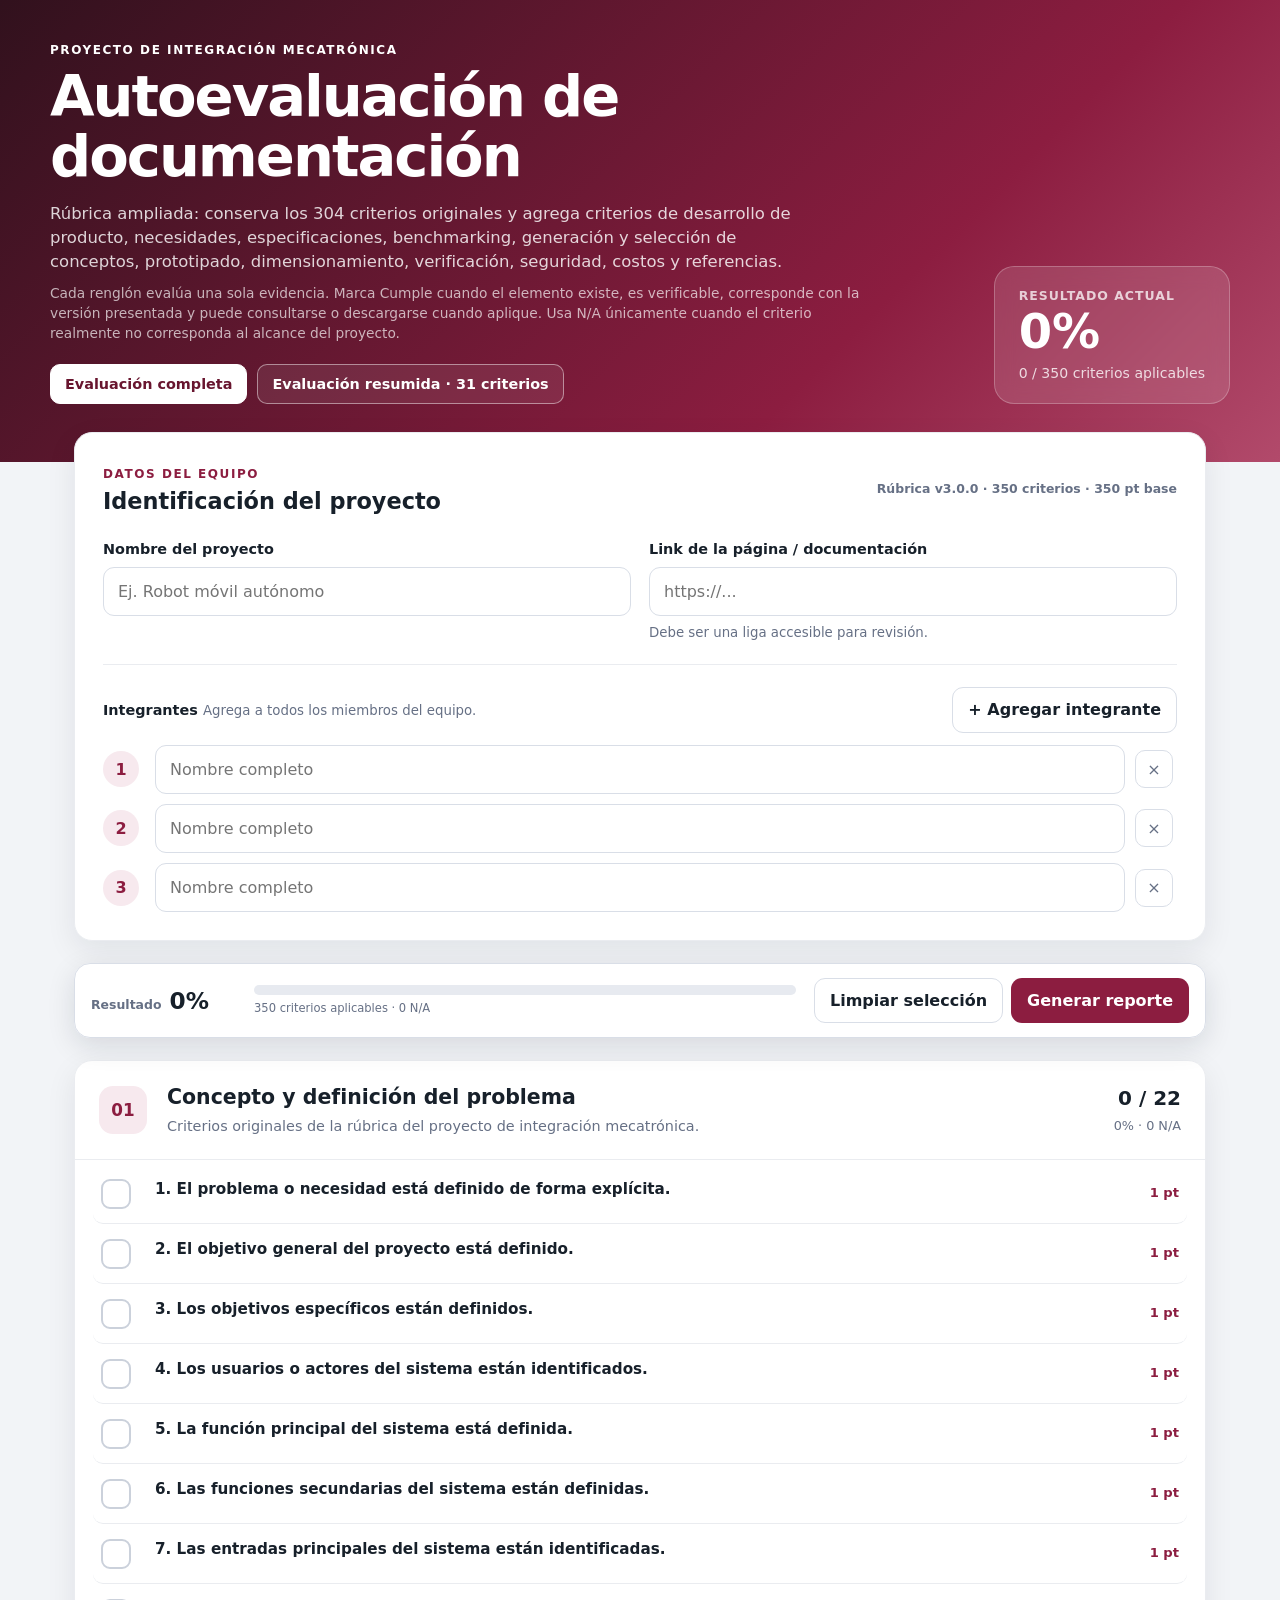
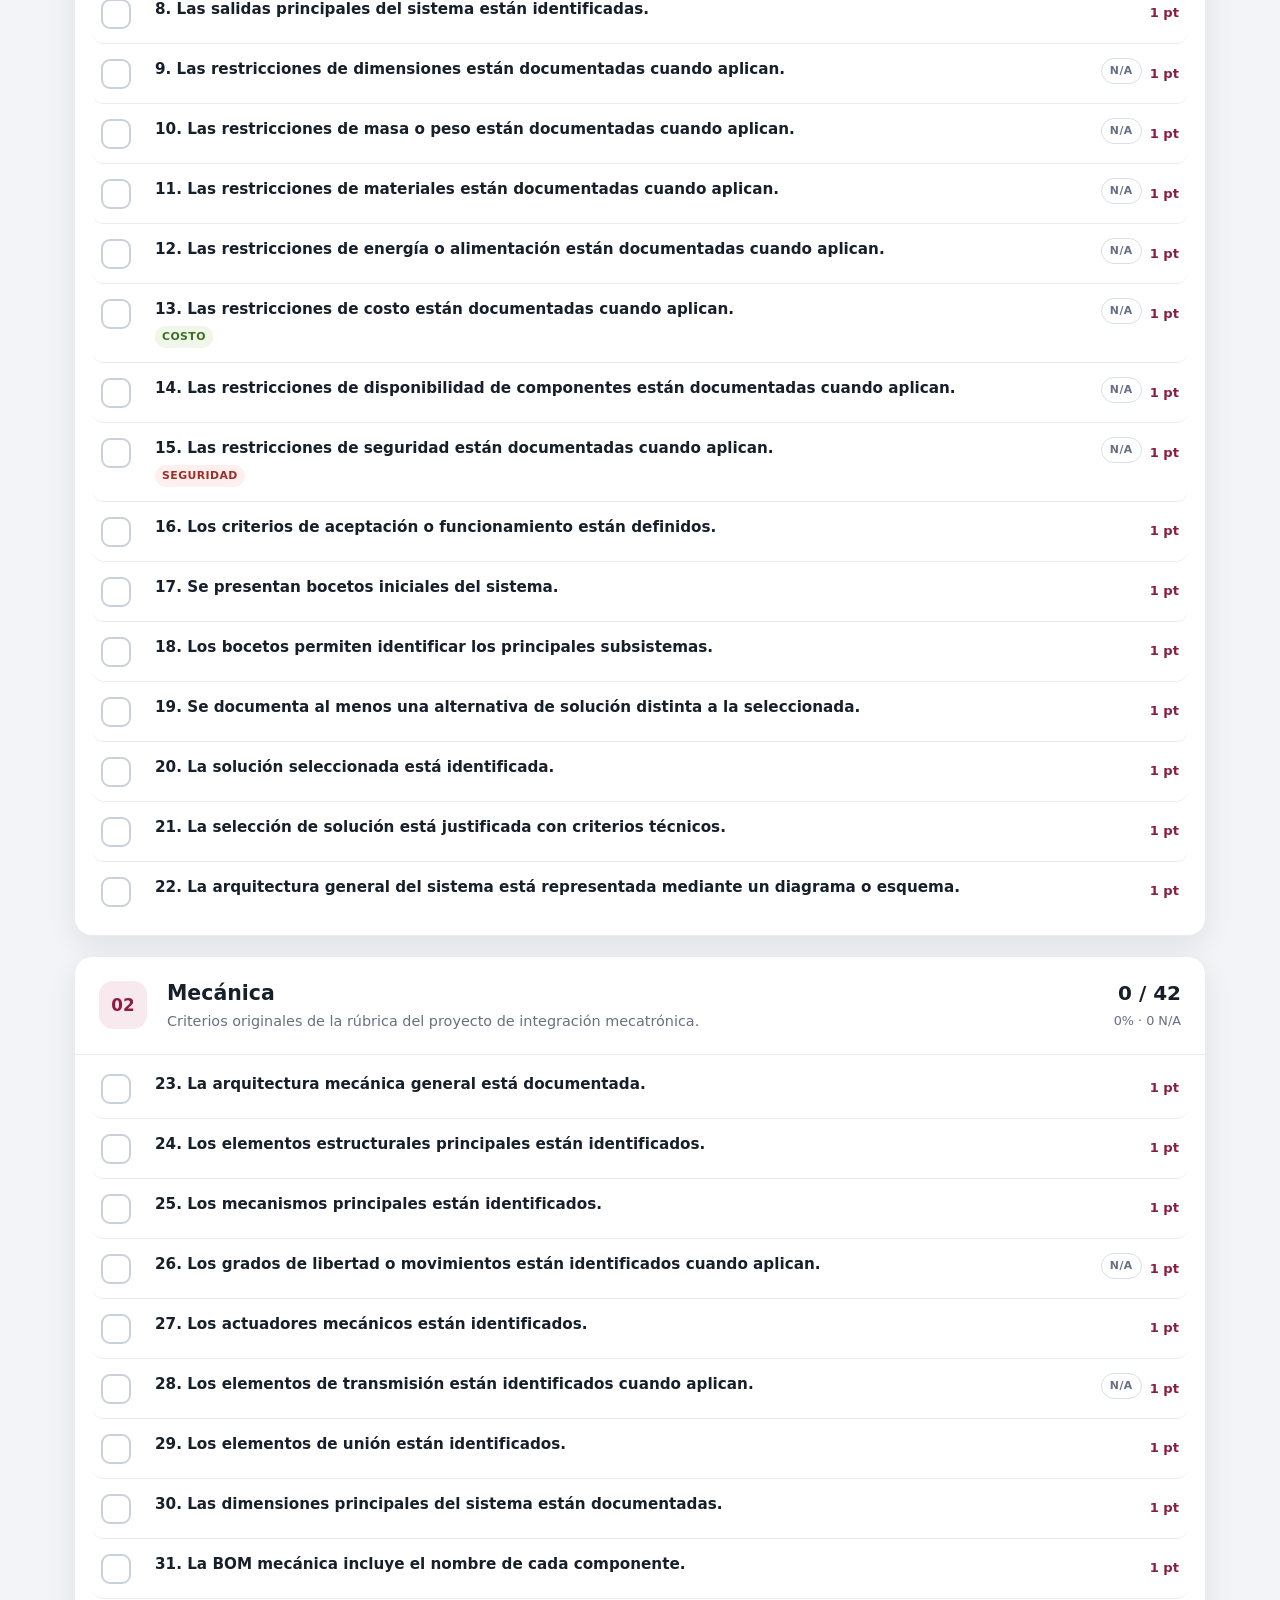
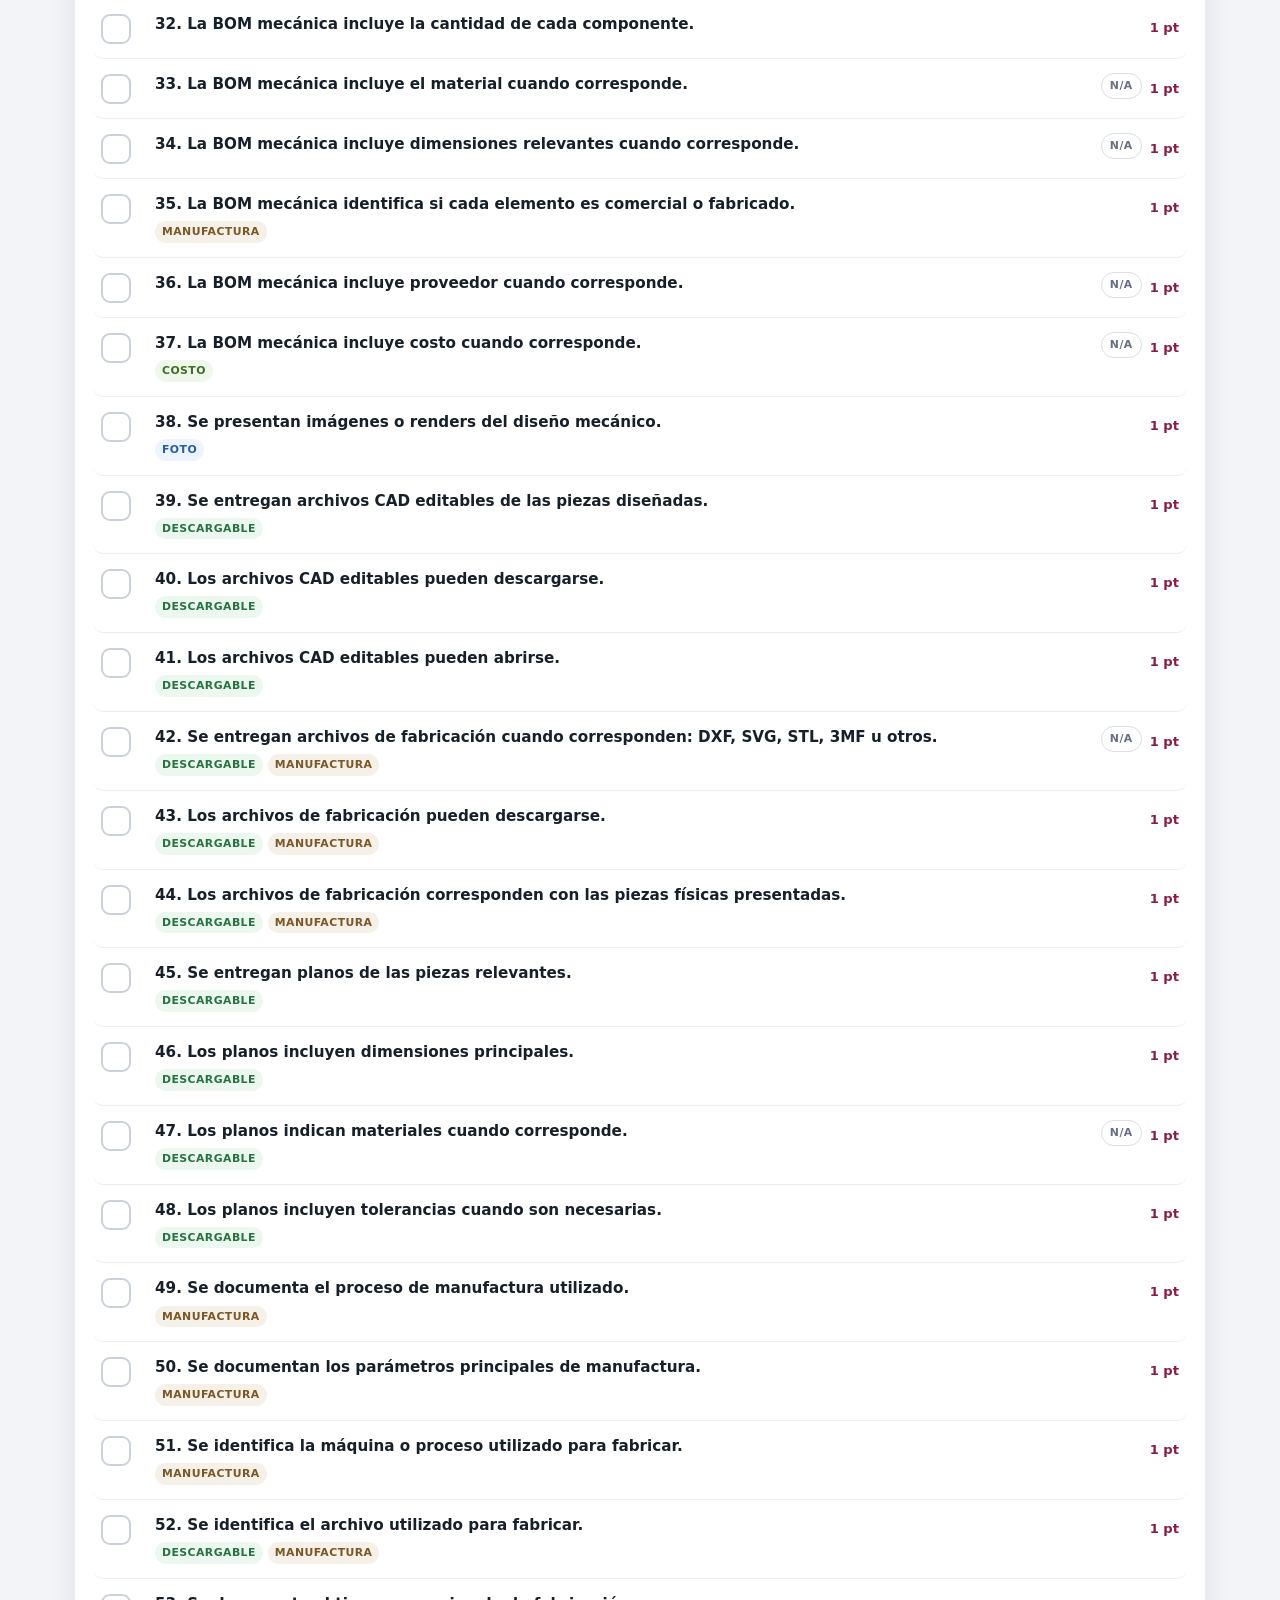
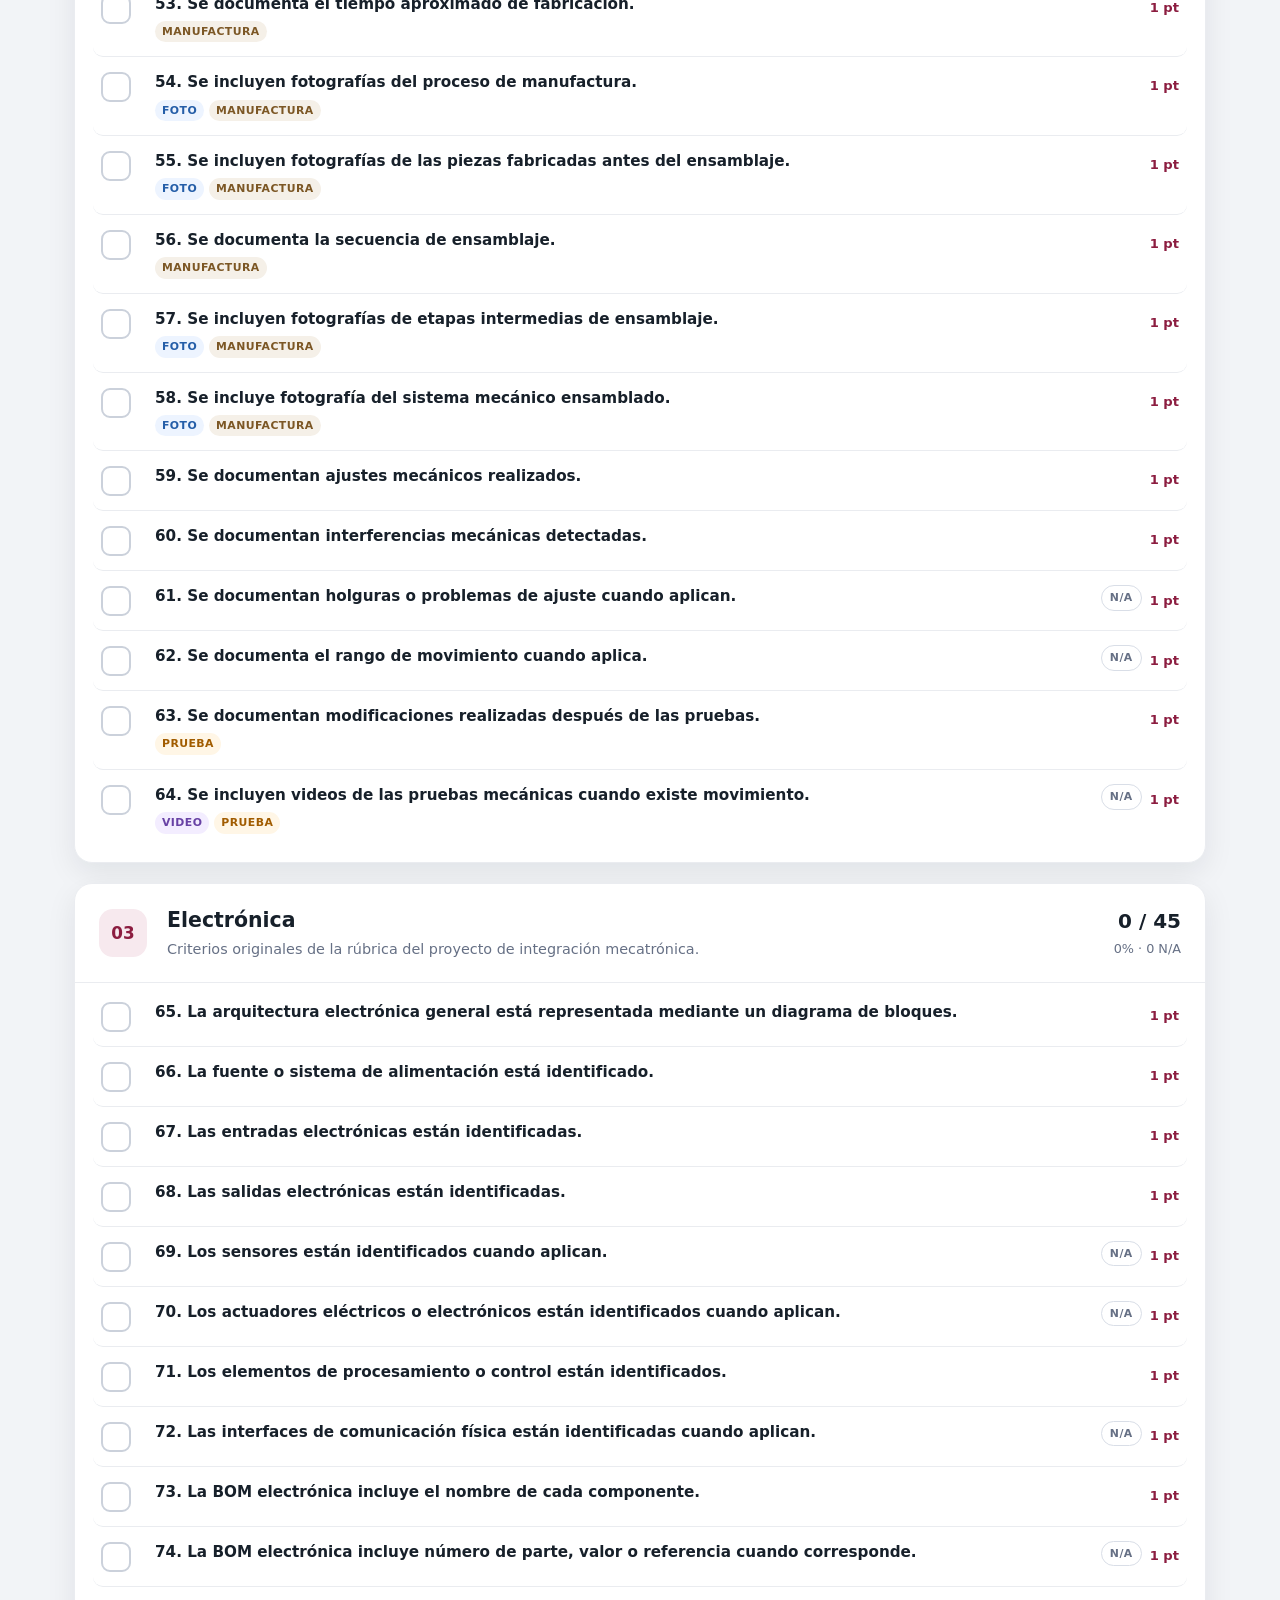
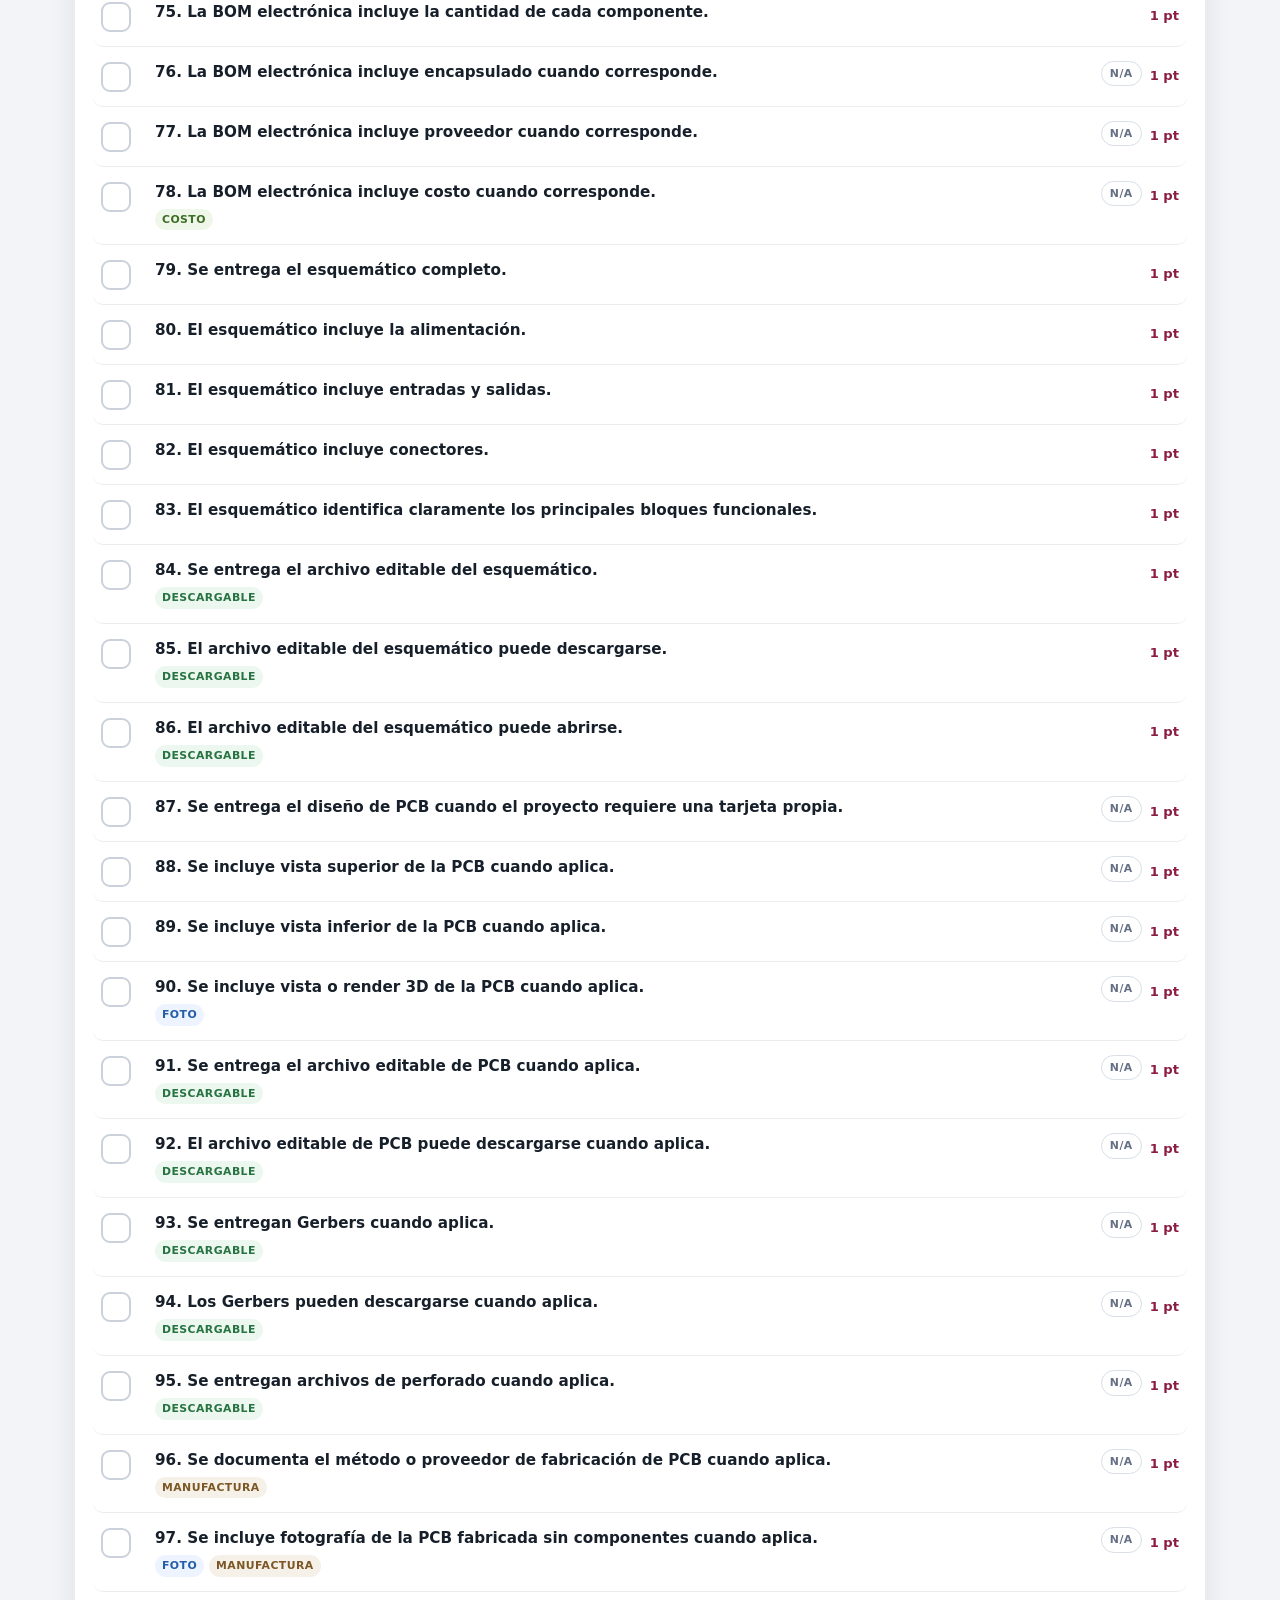
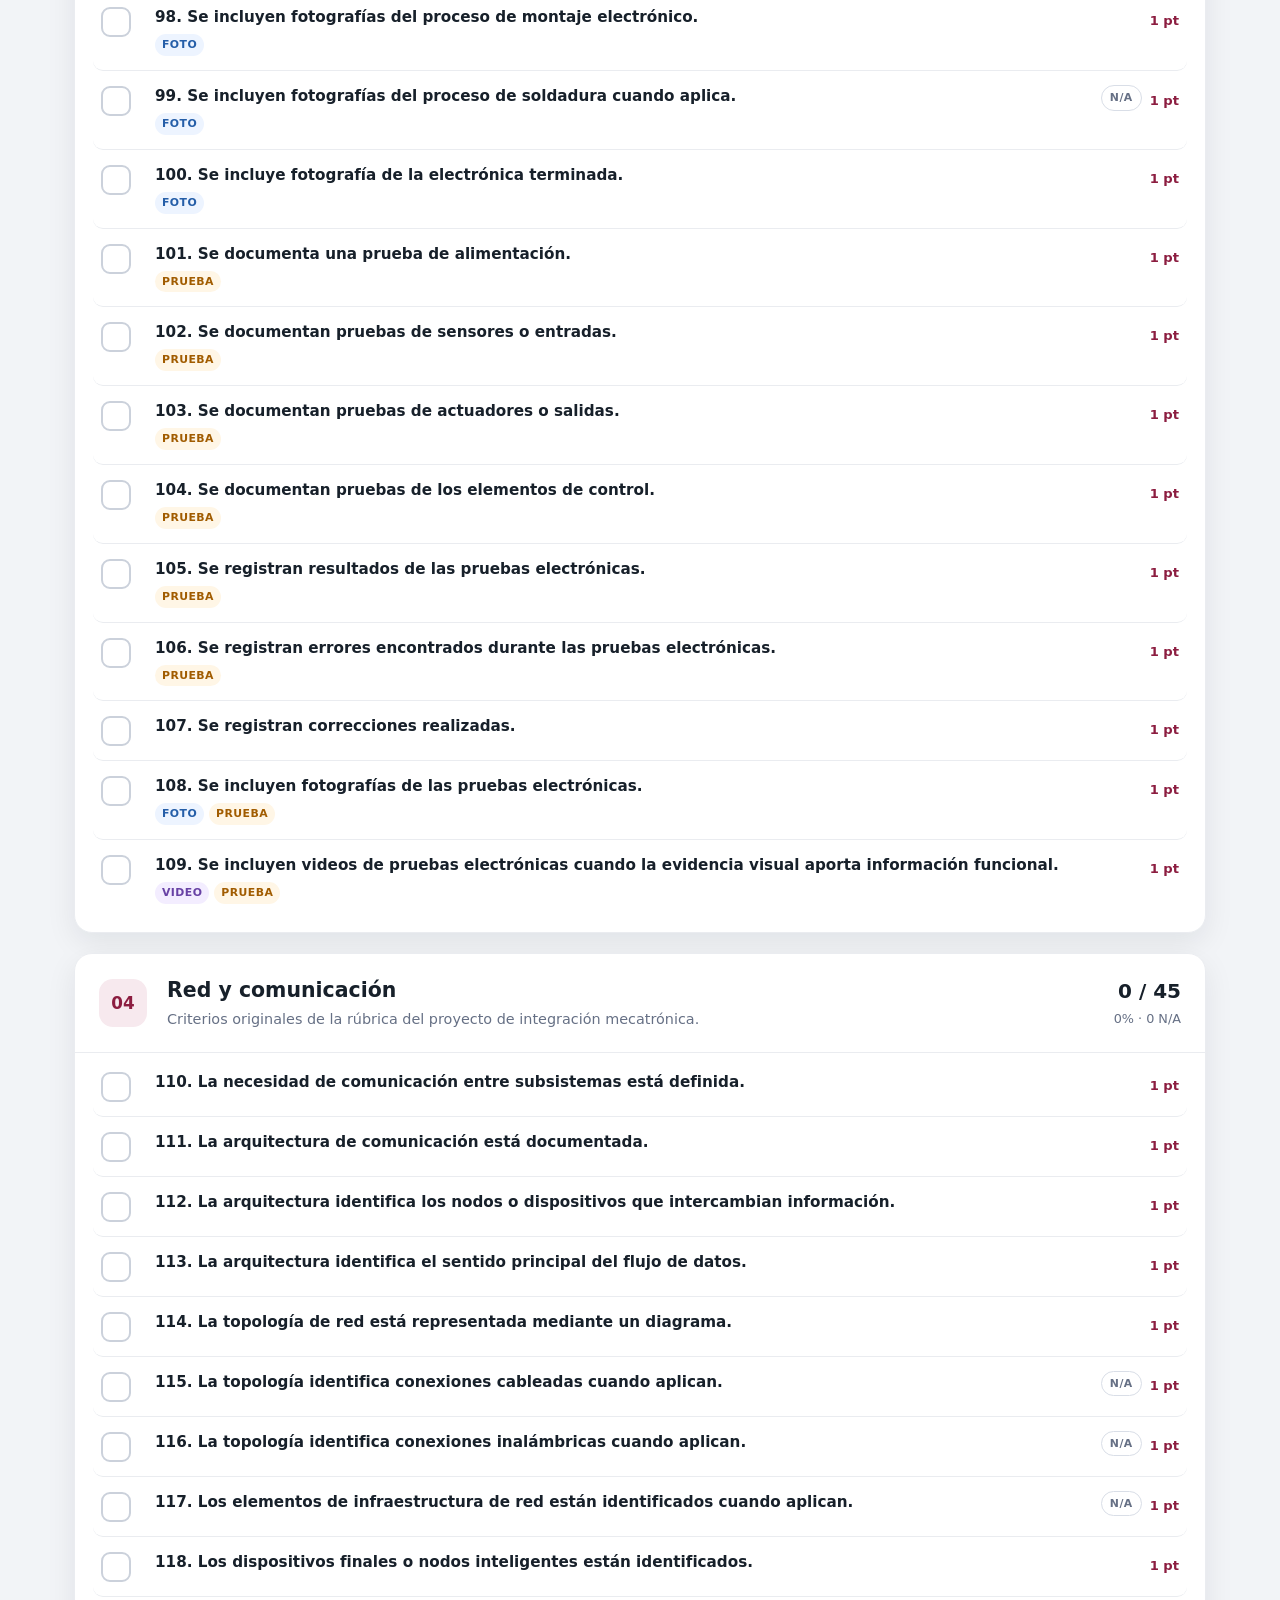
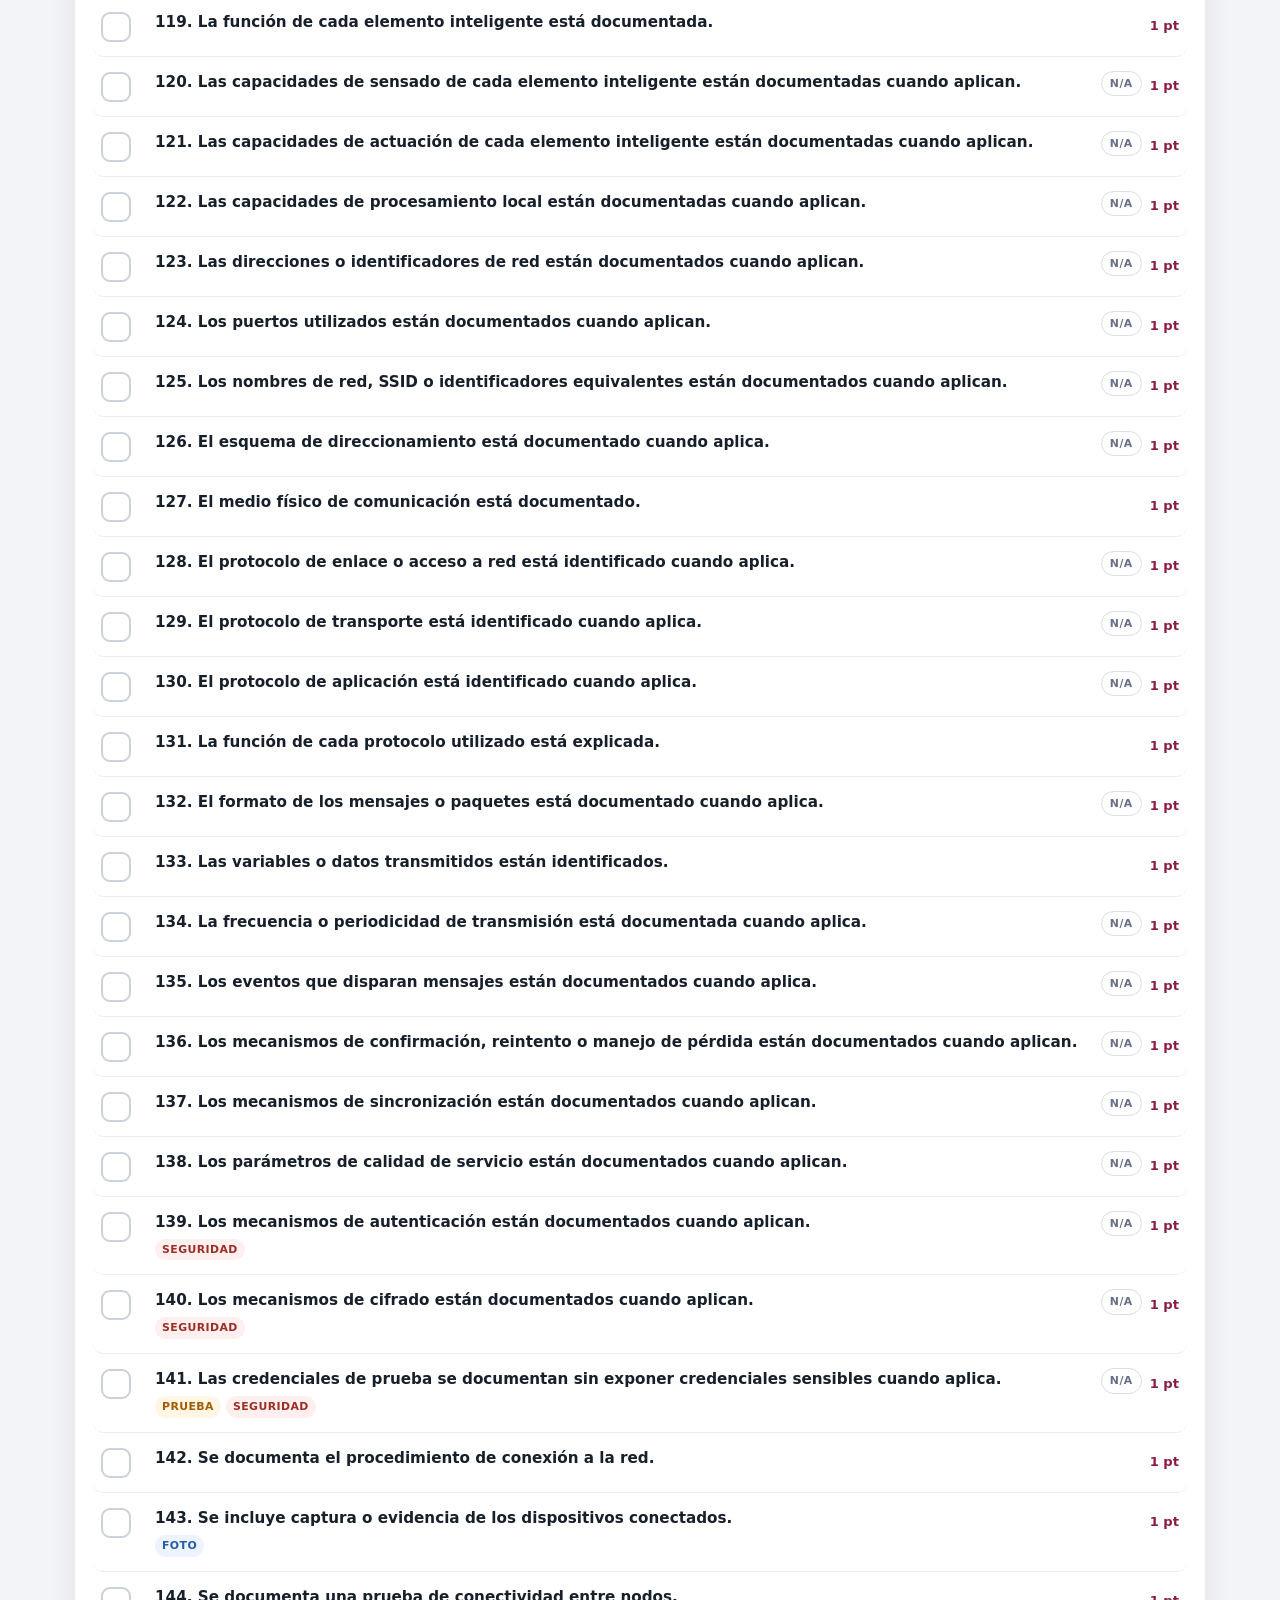
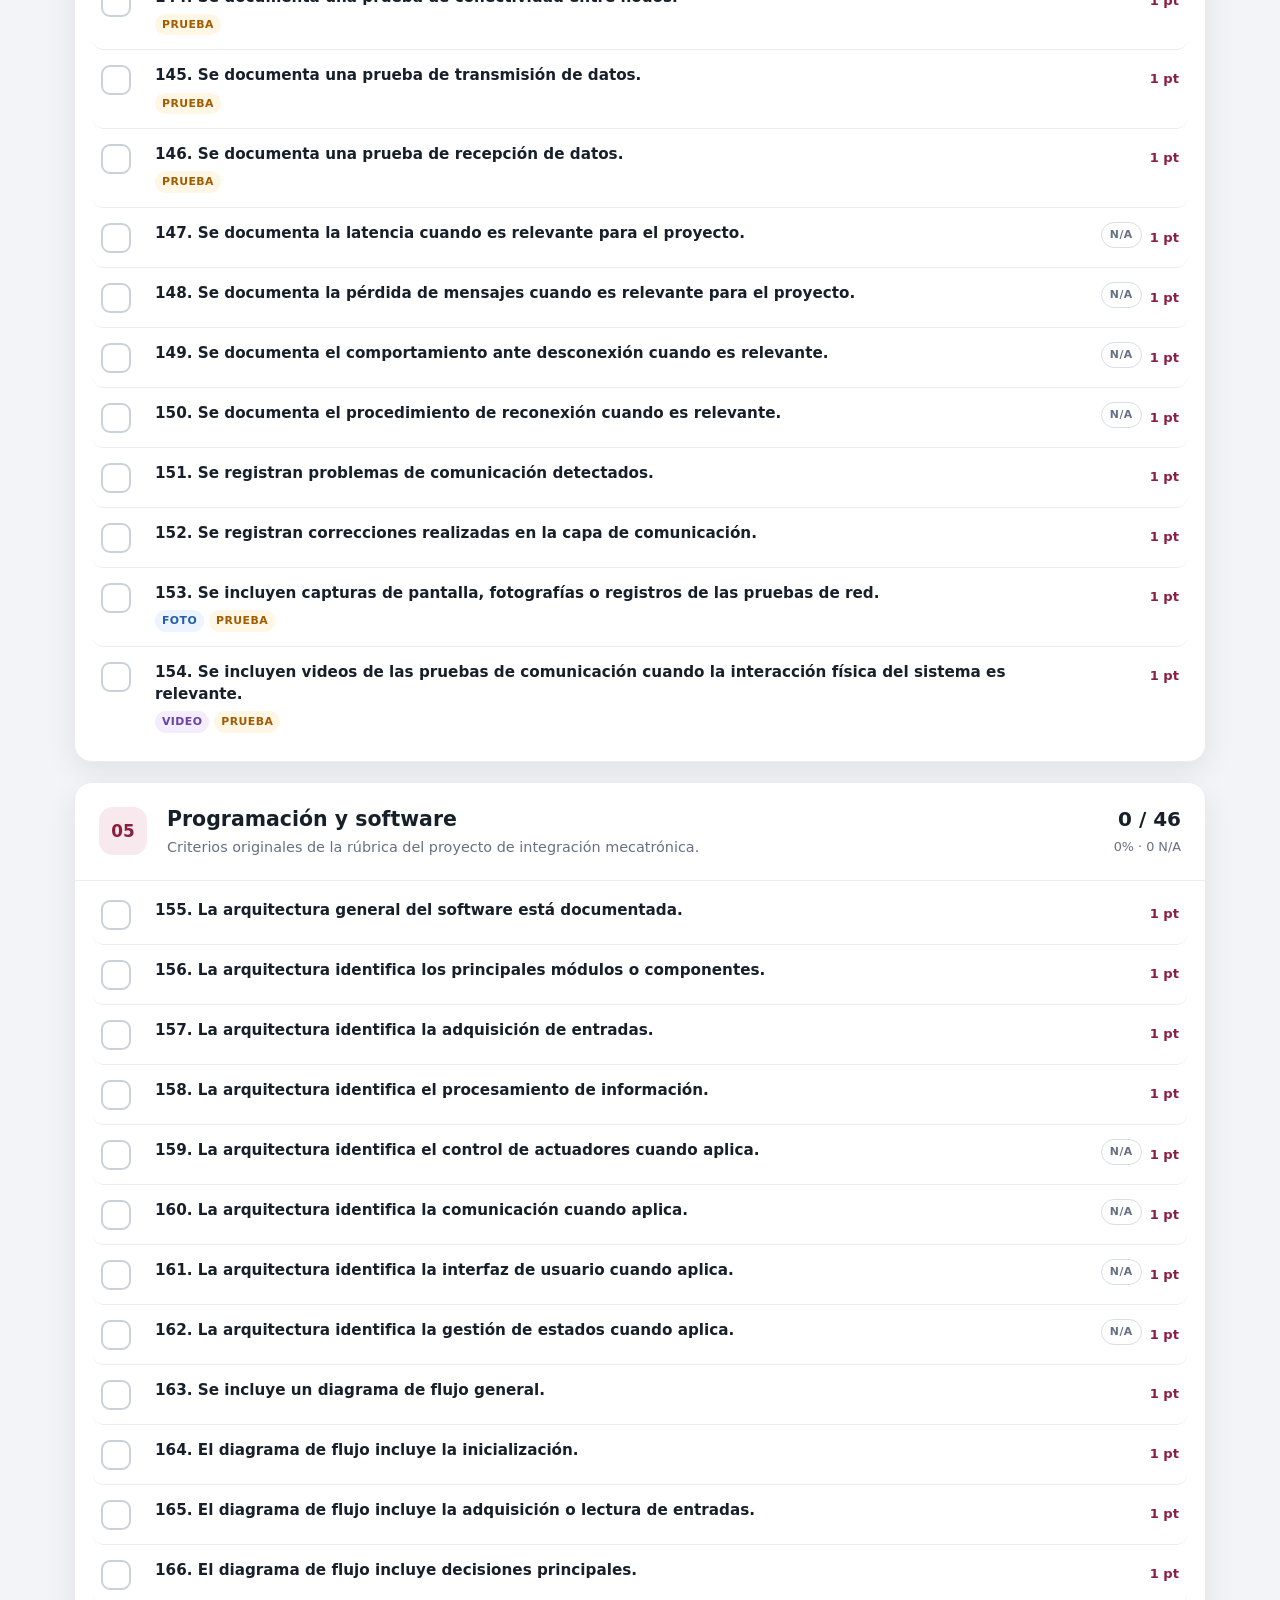
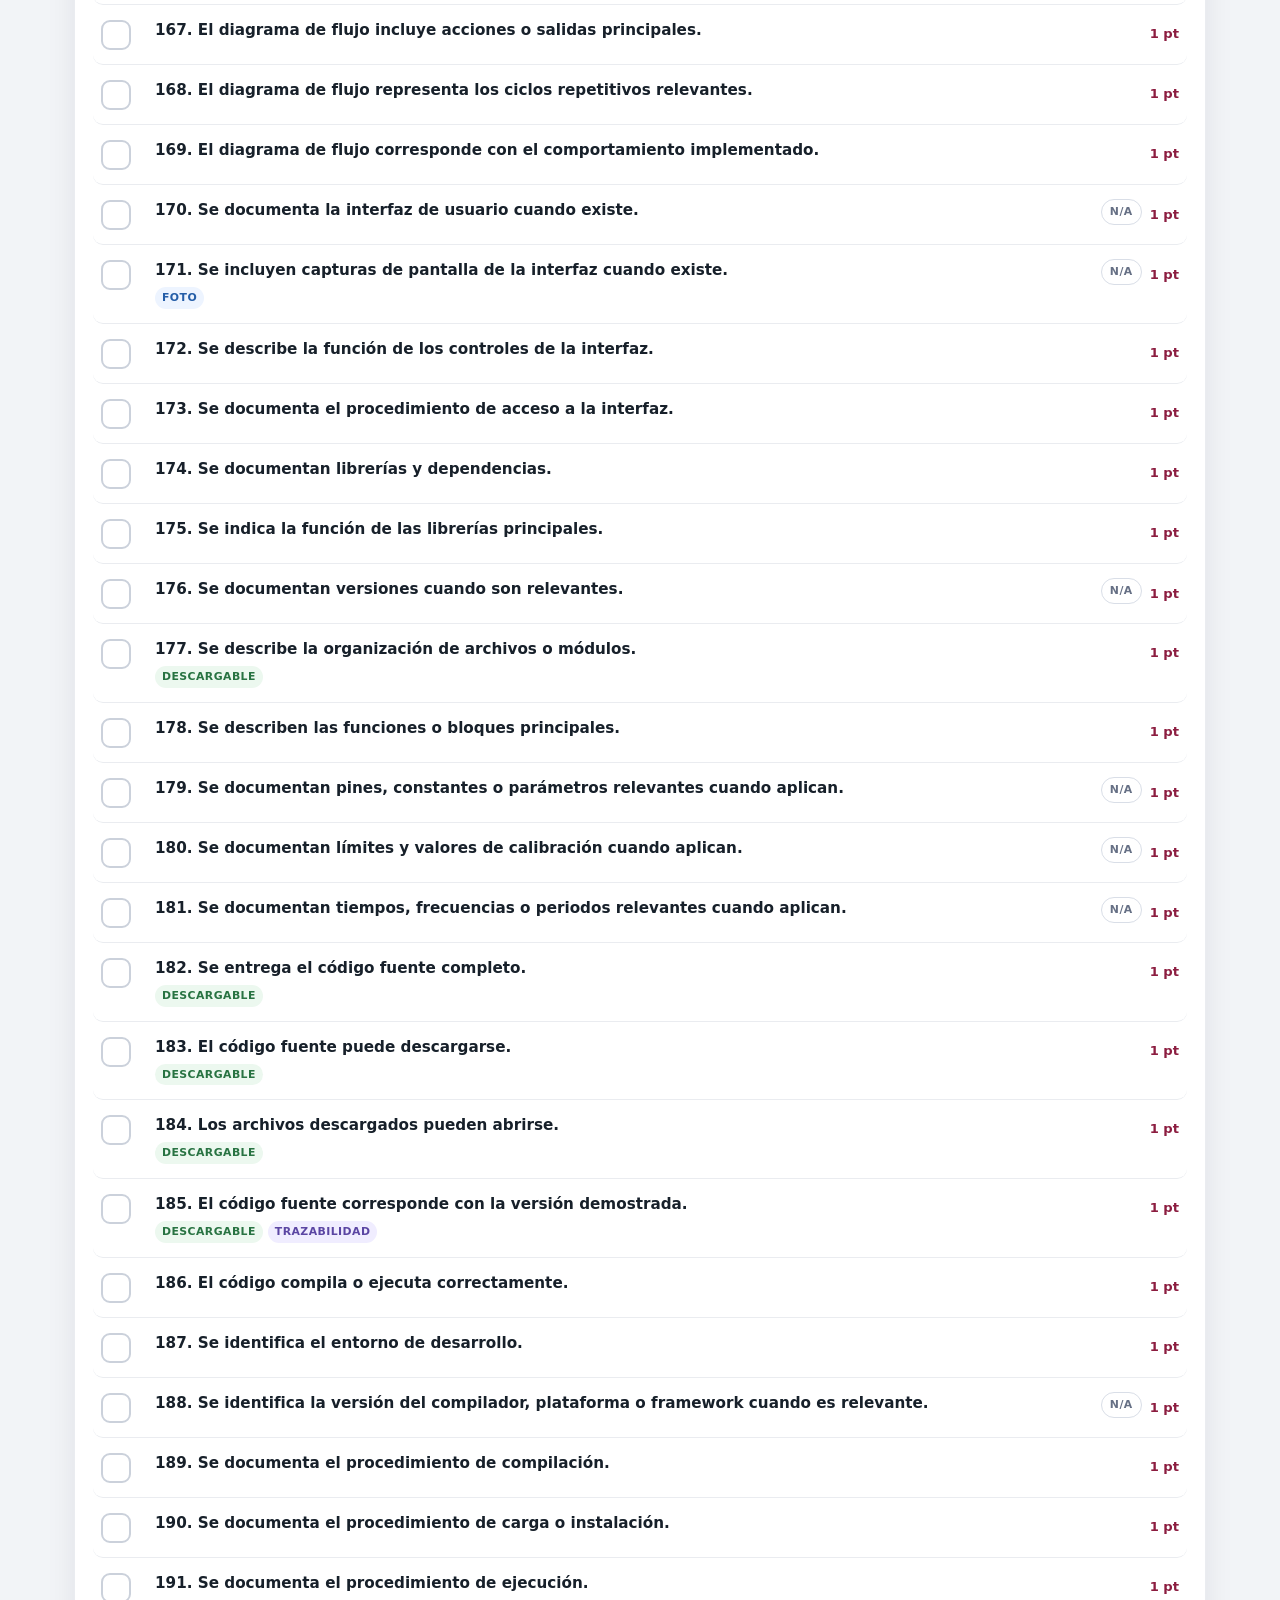
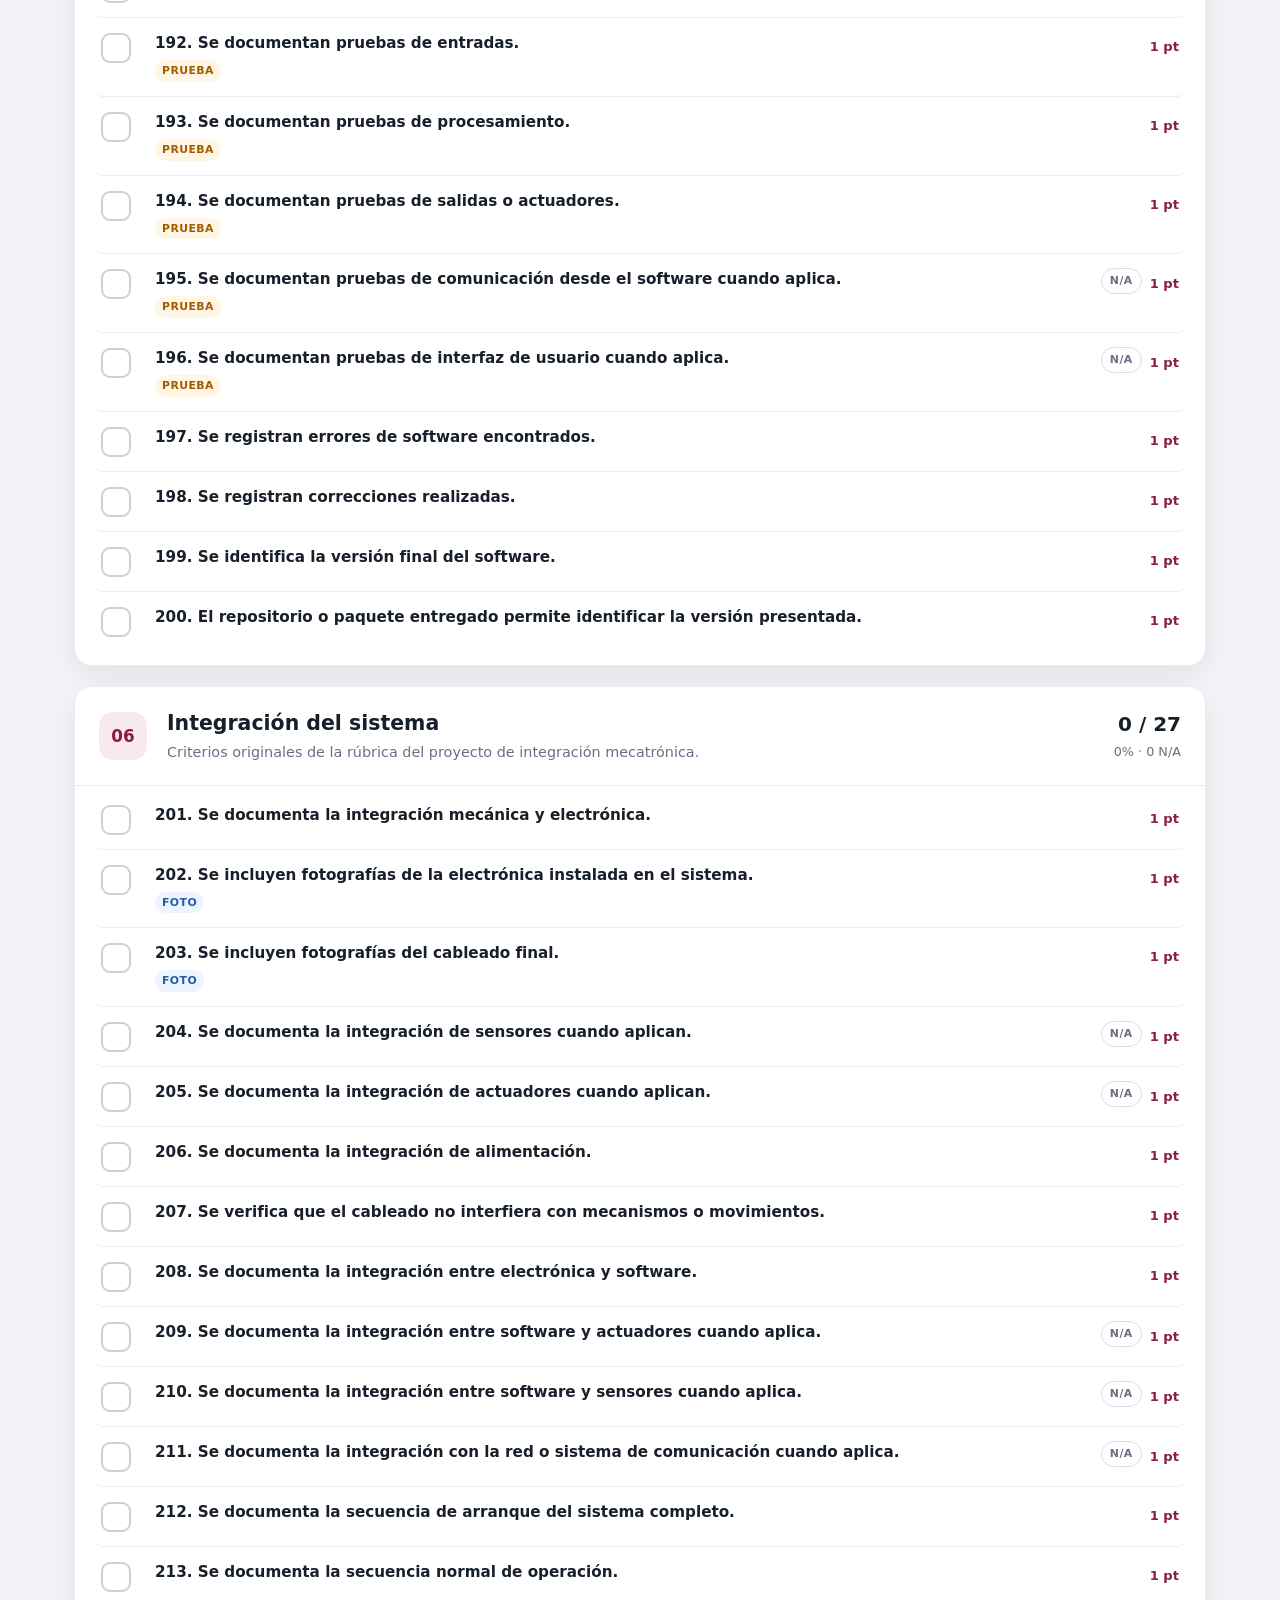
<file: index.html>
<!DOCTYPE html>
<html lang="es">
<head>
  <meta charset="UTF-8" />
  <meta name="viewport" content="width=device-width, initial-scale=1.0" />
  <meta name="description" content="Autoevaluación del proceso de desarrollo de un Proyecto de Integración Mecatrónica" />
  <title>Rúbrica | Proyecto de Integración Mecatrónica</title>
  <link rel="stylesheet" href="styles.css" />
</head>
<body>
  <header class="hero no-print">
    <div class="hero__inner">
      <div>
        <p class="eyebrow" id="rubricShortTitle">PROYECTO DE INTEGRACIÓN MECATRÓNICA</p>
        <h1>Autoevaluación de documentación</h1>
        <p class="hero__text" id="rubricDescription">Cargando rúbrica…</p>
        <p class="hero__hint" id="rubricInstructions"></p>
        <nav class="rubric-nav no-print" aria-label="Versiones de la evaluación">
          <a href="./index.html" aria-current="page">Evaluación completa</a>
          <a href="./evaluacion-resumida.html">Evaluación resumida · 31 criterios</a>
        </nav>
      </div>
      <div class="score-card" aria-live="polite">
        <span class="score-card__label">Resultado actual</span>
        <strong id="scoreTop">0%</strong>
        <span id="scoreCount">0 / 100 criterios aplicables</span>
      </div>
    </div>
  </header>

  <main class="layout">
    <section class="panel project-data no-print" aria-labelledby="datos-title">
      <div class="section-heading">
        <div>
          <span class="section-kicker">DATOS DEL EQUIPO</span>
          <h2 id="datos-title">Identificación del proyecto</h2>
        </div>
        <span id="rubricVersion" class="rubric-version"></span>
      </div>

      <div class="form-grid">
        <label class="field field--wide">
          <span>Nombre del proyecto</span>
          <input id="projectName" type="text" placeholder="Ej. Robot móvil autónomo" autocomplete="off" />
        </label>
        <label class="field field--wide">
          <span>Link de la página / documentación</span>
          <input id="projectUrl" type="url" placeholder="https://..." autocomplete="off" />
          <small id="urlStatus">Debe ser una liga accesible para revisión.</small>
        </label>
      </div>

      <div class="members-block">
        <div class="members-block__head">
          <div>
            <span class="field-label">Integrantes</span>
            <small>Agrega a todos los miembros del equipo.</small>
          </div>
          <button type="button" class="button button--ghost" id="addMember">+ Agregar integrante</button>
        </div>
        <div id="membersList" class="members-list"></div>
      </div>
    </section>

    <section class="sticky-progress no-print" aria-label="Progreso de autoevaluación">
      <div class="sticky-progress__score">
        <span>Resultado</span>
        <strong id="scoreSticky">0%</strong>
      </div>
      <div>
        <div class="progress-track"><div id="progressBar" class="progress-bar"></div></div>
        <small id="applicableCount" class="progress-caption">100 criterios aplicables · 0 N/A</small>
      </div>
      <div class="sticky-progress__actions">
        <button type="button" class="button button--ghost" id="markNone">Limpiar selección</button>
        <button type="button" class="button button--primary" id="generateReport">Generar reporte</button>
      </div>
    </section>

    <section id="loadingMessage" class="panel loading-panel no-print">Cargando <code>rubric.json</code>…</section>
    <section class="rubric" id="rubric" aria-label="Rúbrica de autoevaluación"></section>

    <section class="panel declaration no-print">
      <label class="declaration__row">
        <input id="declaration" type="checkbox" />
        <span>Confirmamos que las evidencias marcadas como cumplidas están disponibles en la liga indicada y corresponden con la versión presentada del proyecto.</span>
      </label>
    </section>

    <section class="actions no-print">
      <button type="button" class="button button--ghost" id="resetAll">Reiniciar autoevaluación</button>
      <button type="button" class="button button--primary button--large" id="generateReportBottom">Generar reporte e imprimir</button>
    </section>
  </main>

  <section class="report" id="report" aria-hidden="true">
    <div class="report__toolbar no-print">
      <button class="button button--ghost" id="backToRubric" type="button">← Volver a la rúbrica</button>
      <button class="button button--primary" id="printReport" type="button">Imprimir / Guardar PDF</button>
    </div>
    <article class="report__page">
      <header class="report__header">
        <div>
          <p class="eyebrow">AUTOEVALUACIÓN · PROYECTO DE INTEGRACIÓN</p>
          <h1>Reporte de evidencias</h1>
          <p id="reportDate" class="muted"></p>
        </div>
        <div class="report-score">
          <span>CALIFICACIÓN</span>
          <strong id="reportScore">0%</strong>
          <small id="reportCount">0 / 100 aplicables</small>
        </div>
      </header>

      <section class="report-meta">
        <div><span>Proyecto</span><strong id="reportProject">—</strong></div>
        <div><span>Integrantes</span><strong id="reportMembers">—</strong></div>
        <div><span>Versión de rúbrica</span><strong id="reportRubricVersion">—</strong></div>
        <div class="report-meta__url"><span>Página</span><a id="reportUrl" href="#">—</a></div>
      </section>

      <section>
        <h2>Resumen por temática</h2>
        <div id="reportSummary" class="summary-grid"></div>
      </section>

      <section>
        <h2>Detalle de evidencias</h2>
        <div id="reportDetails" class="report-details"></div>
      </section>

      <section class="report-note">
        <strong>Declaración de autoevaluación</strong>
        <p id="reportDeclaration"></p>
      </section>

      <footer class="report__footer">
        <span id="reportFooterText">Puntuación normalizada sobre criterios aplicables.</span>
        <span>Página <span class="page-number"></span></span>
      </footer>
    </article>
  </section>

  <script src="app.js"></script>
</body>
</html>
</file>
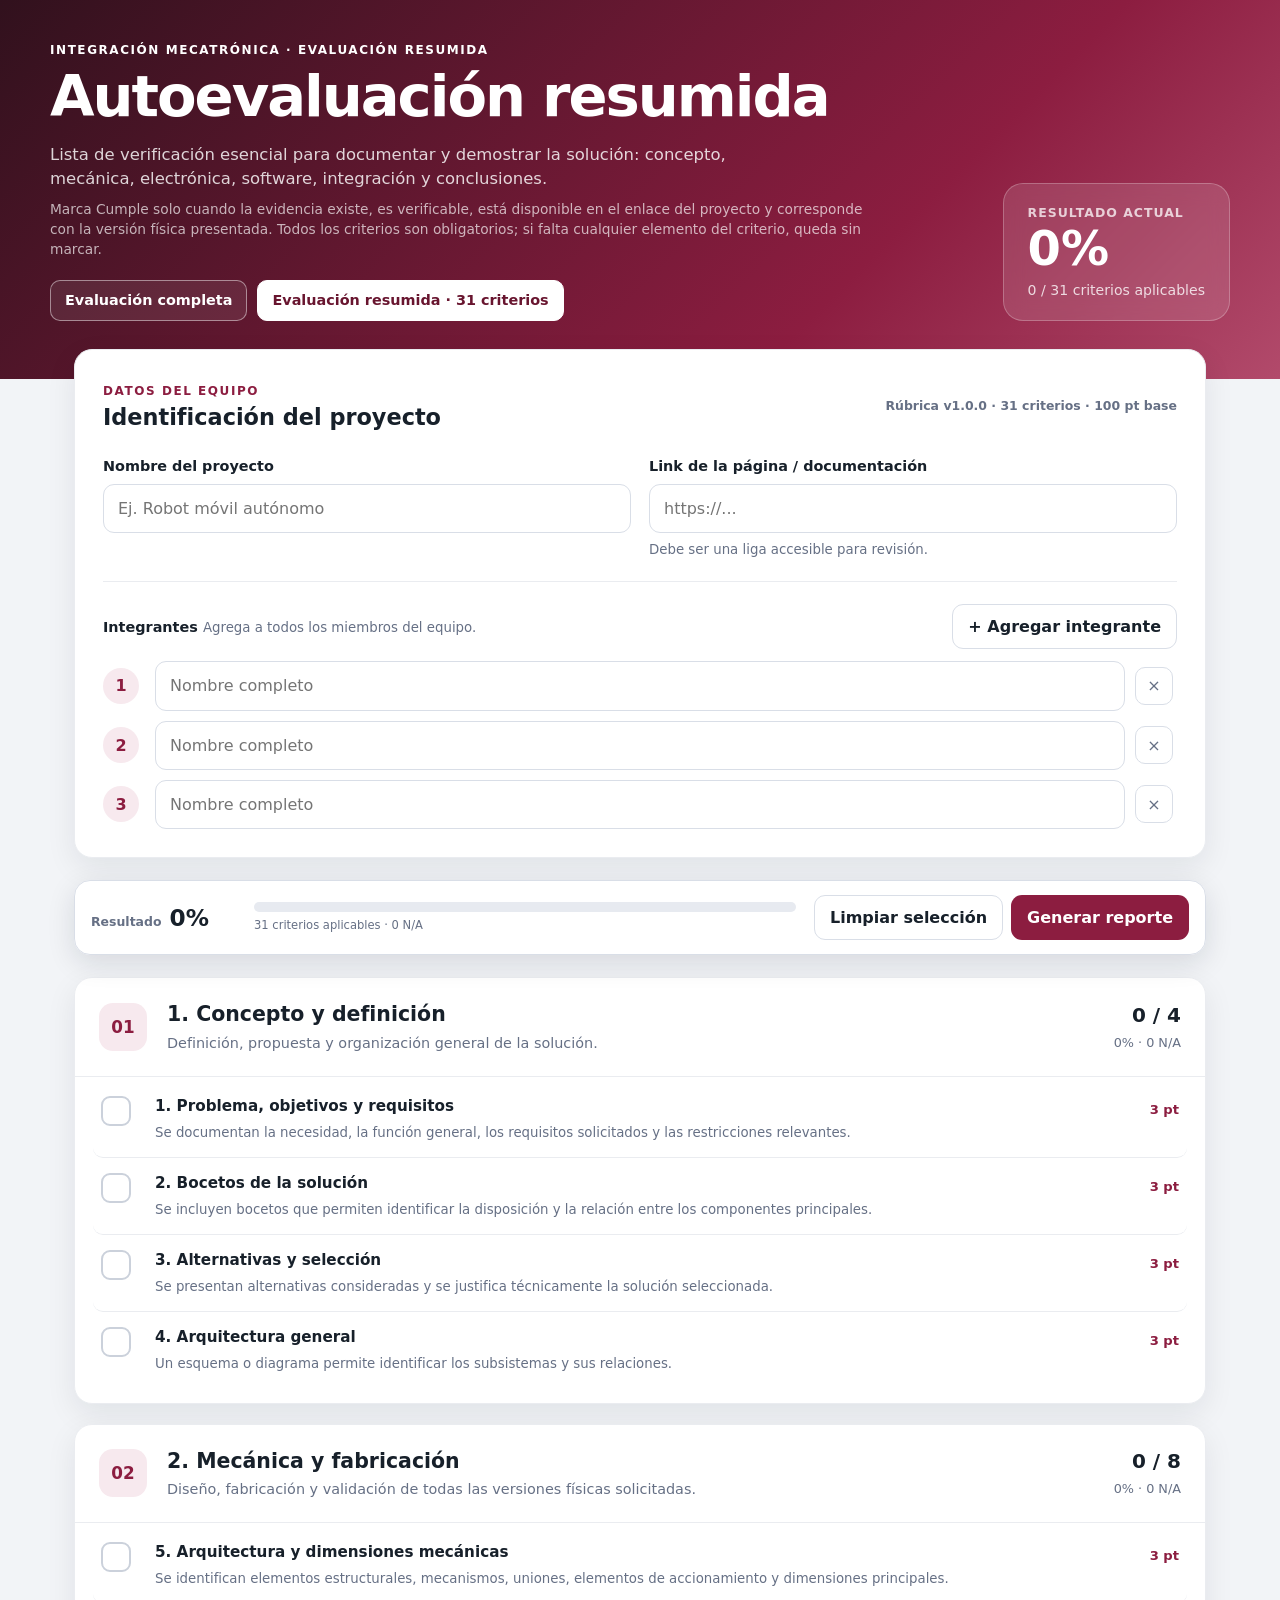
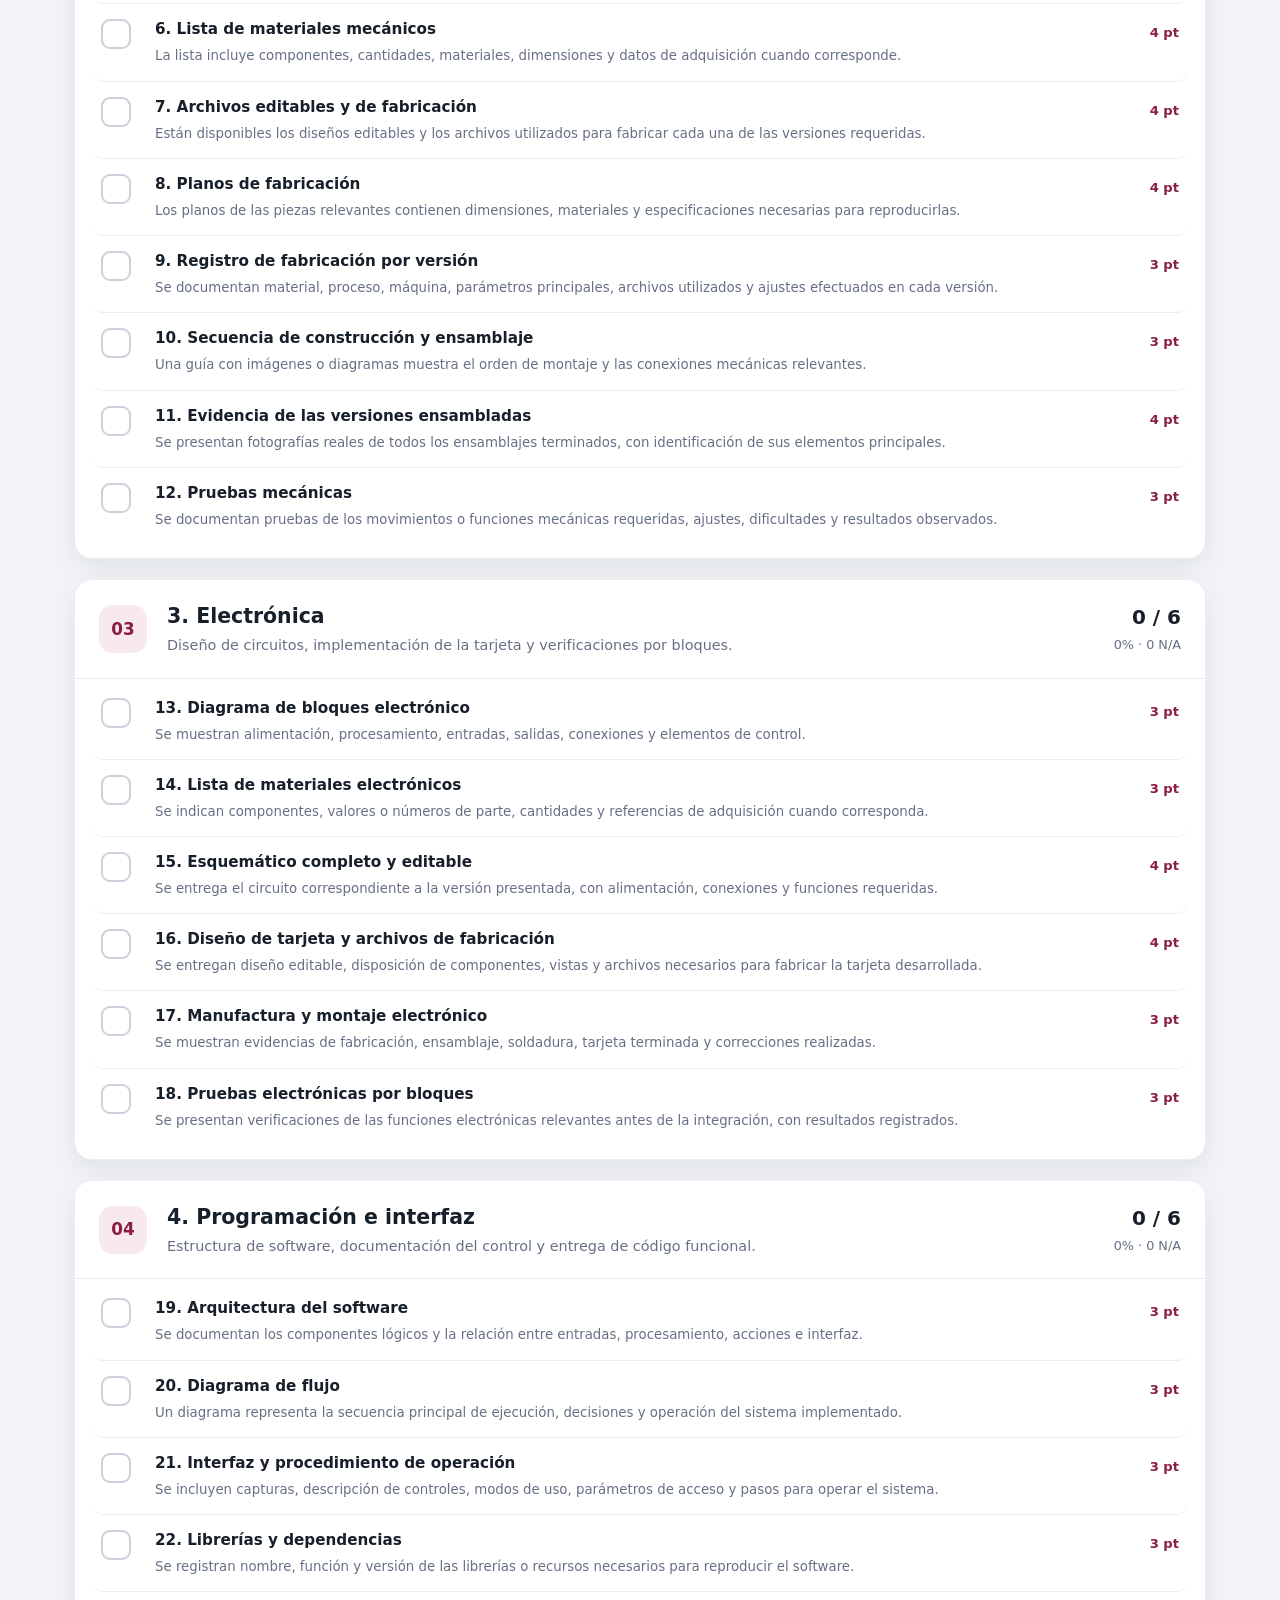
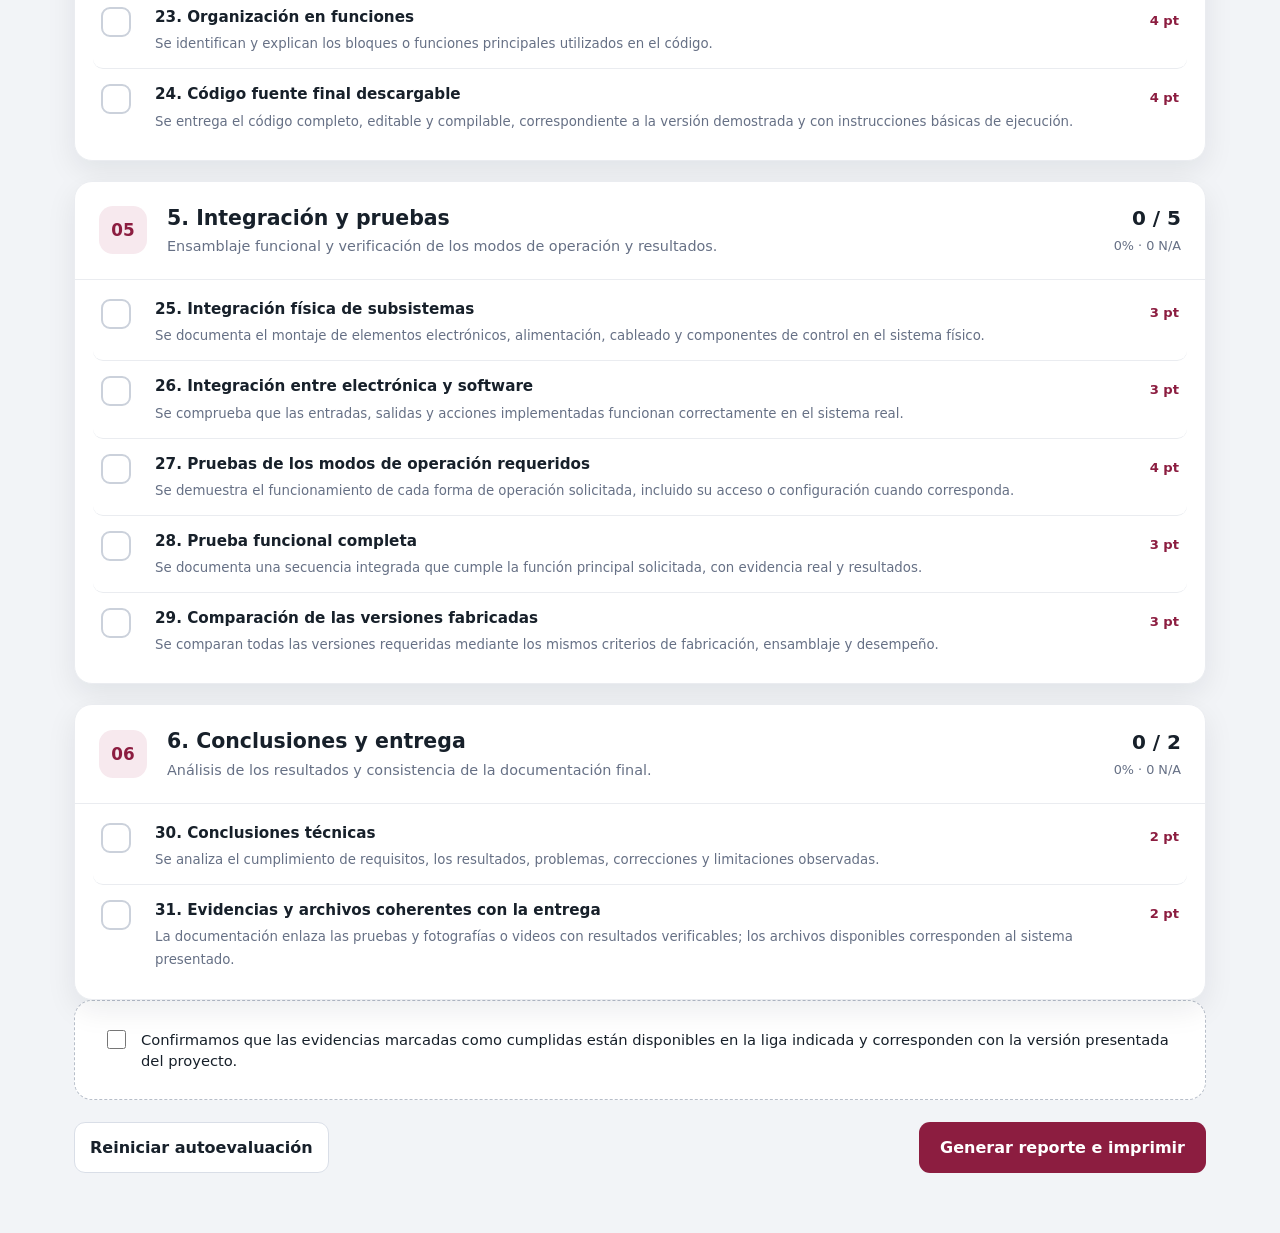
<file: evaluacion-resumida.html>
<!DOCTYPE html>
<html lang="es">
<head>
  <meta charset="UTF-8" />
  <meta name="viewport" content="width=device-width, initial-scale=1.0" />
  <meta name="description" content="Autoevaluación del proceso de desarrollo de un Proyecto de Integración Mecatrónica" />
  <title>Rúbrica resumida | Proyecto de Integración Mecatrónica</title>
  <link rel="stylesheet" href="styles.css" />
</head>
<body data-rubric-src="./rubric-resumida.json">
  <header class="hero no-print">
    <div class="hero__inner">
      <div>
        <p class="eyebrow" id="rubricShortTitle">PROYECTO DE INTEGRACIÓN MECATRÓNICA</p>
        <h1>Autoevaluación resumida</h1>
        <p class="hero__text" id="rubricDescription">Cargando rúbrica…</p>
        <p class="hero__hint" id="rubricInstructions"></p>
        <nav class="rubric-nav no-print" aria-label="Versiones de la evaluación">
          <a href="./index.html">Evaluación completa</a>
          <a href="./evaluacion-resumida.html" aria-current="page">Evaluación resumida · 31 criterios</a>
        </nav>
      </div>
      <div class="score-card" aria-live="polite">
        <span class="score-card__label">Resultado actual</span>
        <strong id="scoreTop">0%</strong>
        <span id="scoreCount">0 / 31 criterios aplicables</span>
      </div>
    </div>
  </header>

  <main class="layout">
    <section class="panel project-data no-print" aria-labelledby="datos-title">
      <div class="section-heading">
        <div>
          <span class="section-kicker">DATOS DEL EQUIPO</span>
          <h2 id="datos-title">Identificación del proyecto</h2>
        </div>
        <span id="rubricVersion" class="rubric-version"></span>
      </div>

      <div class="form-grid">
        <label class="field field--wide">
          <span>Nombre del proyecto</span>
          <input id="projectName" type="text" placeholder="Ej. Robot móvil autónomo" autocomplete="off" />
        </label>
        <label class="field field--wide">
          <span>Link de la página / documentación</span>
          <input id="projectUrl" type="url" placeholder="https://..." autocomplete="off" />
          <small id="urlStatus">Debe ser una liga accesible para revisión.</small>
        </label>
      </div>

      <div class="members-block">
        <div class="members-block__head">
          <div>
            <span class="field-label">Integrantes</span>
            <small>Agrega a todos los miembros del equipo.</small>
          </div>
          <button type="button" class="button button--ghost" id="addMember">+ Agregar integrante</button>
        </div>
        <div id="membersList" class="members-list"></div>
      </div>
    </section>

    <section class="sticky-progress no-print" aria-label="Progreso de autoevaluación">
      <div class="sticky-progress__score">
        <span>Resultado</span>
        <strong id="scoreSticky">0%</strong>
      </div>
      <div>
        <div class="progress-track"><div id="progressBar" class="progress-bar"></div></div>
        <small id="applicableCount" class="progress-caption">31 criterios aplicables · 0 N/A</small>
      </div>
      <div class="sticky-progress__actions">
        <button type="button" class="button button--ghost" id="markNone">Limpiar selección</button>
        <button type="button" class="button button--primary" id="generateReport">Generar reporte</button>
      </div>
    </section>

    <section id="loadingMessage" class="panel loading-panel no-print">Cargando <code>rubric-resumida.json</code>…</section>
    <section class="rubric" id="rubric" aria-label="Rúbrica de autoevaluación"></section>

    <section class="panel declaration no-print">
      <label class="declaration__row">
        <input id="declaration" type="checkbox" />
        <span>Confirmamos que las evidencias marcadas como cumplidas están disponibles en la liga indicada y corresponden con la versión presentada del proyecto.</span>
      </label>
    </section>

    <section class="actions no-print">
      <button type="button" class="button button--ghost" id="resetAll">Reiniciar autoevaluación</button>
      <button type="button" class="button button--primary button--large" id="generateReportBottom">Generar reporte e imprimir</button>
    </section>
  </main>

  <section class="report" id="report" aria-hidden="true">
    <div class="report__toolbar no-print">
      <button class="button button--ghost" id="backToRubric" type="button">← Volver a la rúbrica</button>
      <button class="button button--primary" id="printReport" type="button">Imprimir / Guardar PDF</button>
    </div>
    <article class="report__page">
      <header class="report__header">
        <div>
          <p class="eyebrow">AUTOEVALUACIÓN · PROYECTO DE INTEGRACIÓN</p>
          <h1>Reporte de evidencias</h1>
          <p id="reportDate" class="muted"></p>
        </div>
        <div class="report-score">
          <span>CALIFICACIÓN</span>
          <strong id="reportScore">0%</strong>
          <small id="reportCount">0 / 31 aplicables</small>
        </div>
      </header>

      <section class="report-meta">
        <div><span>Proyecto</span><strong id="reportProject">—</strong></div>
        <div><span>Integrantes</span><strong id="reportMembers">—</strong></div>
        <div><span>Versión de rúbrica</span><strong id="reportRubricVersion">—</strong></div>
        <div class="report-meta__url"><span>Página</span><a id="reportUrl" href="#">—</a></div>
      </section>

      <section>
        <h2>Resumen por temática</h2>
        <div id="reportSummary" class="summary-grid"></div>
      </section>

      <section>
        <h2>Detalle de evidencias</h2>
        <div id="reportDetails" class="report-details"></div>
      </section>

      <section class="report-note">
        <strong>Declaración de autoevaluación</strong>
        <p id="reportDeclaration"></p>
      </section>

      <footer class="report__footer">
        <span id="reportFooterText">Puntuación normalizada sobre criterios aplicables.</span>
        <span>Página <span class="page-number"></span></span>
      </footer>
    </article>
  </section>

  <script src="app.js"></script>
</body>
</html>
</file>
<file: styles.css>
:root {
  --bg: #f2f4f7;
  --surface: #ffffff;
  --text: #17202a;
  --muted: #667085;
  --line: #d9dee7;
  --line-soft: #eaecf0;
  --accent: #8c1d40;
  --accent-dark: #68152f;
  --accent-soft: #f7e9ee;
  --success: #16794b;
  --success-soft: #eaf7f0;
  --warning: #a15c00;
  --warning-soft: #fff6e6;
  --danger: #b42318;
  --danger-soft: #fff0ef;
  --radius: 18px;
  --shadow: 0 10px 30px rgba(16, 24, 40, 0.08);
  --max: 1180px;
}

* { box-sizing: border-box; }
html { scroll-behavior: smooth; }
body {
  margin: 0;
  font-family: Inter, ui-sans-serif, system-ui, -apple-system, BlinkMacSystemFont, "Segoe UI", sans-serif;
  background: var(--bg);
  color: var(--text);
  line-height: 1.45;
}
button, input { font: inherit; }
button { cursor: pointer; }
a { color: var(--accent); }

.hero {
  background: linear-gradient(135deg, #31111d 0%, var(--accent) 68%, #b24a6b 100%);
  color: white;
  padding: 42px 24px 58px;
}
.hero__inner {
  max-width: var(--max);
  margin: 0 auto;
  display: grid;
  grid-template-columns: 1fr auto;
  gap: 32px;
  align-items: end;
}
.eyebrow, .section-kicker {
  margin: 0 0 8px;
  font-size: 0.75rem;
  font-weight: 800;
  letter-spacing: 0.13em;
  text-transform: uppercase;
}
.hero h1 { margin: 0; font-size: clamp(2rem, 5vw, 3.6rem); line-height: 1.03; letter-spacing: -0.035em; }
.hero__text { max-width: 760px; margin: 16px 0 0; color: rgba(255,255,255,.82); font-size: 1.03rem; }
.score-card {
  min-width: 190px;
  background: rgba(255,255,255,.12);
  border: 1px solid rgba(255,255,255,.24);
  backdrop-filter: blur(10px);
  border-radius: 20px;
  padding: 20px 24px;
  display: flex;
  flex-direction: column;
  gap: 2px;
}
.score-card__label { font-size: .78rem; text-transform: uppercase; letter-spacing: .08em; opacity: .75; font-weight: 700; }
.score-card strong { font-size: 3rem; line-height: 1; }
.score-card span:last-child { font-size: .88rem; opacity: .8; margin-top: 6px; }

.layout { max-width: var(--max); margin: -30px auto 60px; padding: 0 24px; position: relative; }
.panel {
  background: var(--surface);
  border: 1px solid var(--line-soft);
  border-radius: var(--radius);
  box-shadow: var(--shadow);
  padding: 28px;
  margin-bottom: 22px;
}
.section-heading { display: flex; align-items: center; justify-content: space-between; gap: 18px; margin-bottom: 22px; }
.section-heading h2 { margin: 0; font-size: 1.4rem; }
.section-kicker { color: var(--accent); }

.form-grid { display: grid; grid-template-columns: 1fr 1fr; gap: 18px; }
.field { display: flex; flex-direction: column; gap: 7px; }
.field--wide { grid-column: span 1; }
.field span, .field-label { font-weight: 750; font-size: .9rem; }
.field small, .members-block small { color: var(--muted); }
input[type="text"], input[type="url"] {
  width: 100%; border: 1px solid var(--line); background: #fff; border-radius: 11px;
  padding: 12px 14px; outline: none; transition: .18s border, .18s box-shadow;
}
input:focus { border-color: var(--accent); box-shadow: 0 0 0 4px rgba(140,29,64,.09); }
input.invalid { border-color: var(--danger); }

.members-block { margin-top: 22px; padding-top: 22px; border-top: 1px solid var(--line-soft); }
.members-block__head { display: flex; align-items: center; justify-content: space-between; gap: 16px; margin-bottom: 12px; }
.members-list { display: grid; gap: 10px; }
.member-row { display: grid; grid-template-columns: 42px 1fr 42px; gap: 10px; align-items: center; }
.member-number { display: grid; place-items: center; width: 36px; height: 36px; border-radius: 50%; background: var(--accent-soft); color: var(--accent); font-weight: 800; }
.icon-button { width: 38px; height: 38px; border-radius: 10px; border: 1px solid var(--line); background: white; color: var(--muted); }
.icon-button:hover { color: var(--danger); border-color: #f0b8b2; background: var(--danger-soft); }

.button { border: 1px solid transparent; border-radius: 11px; padding: 10px 15px; font-weight: 750; transition: .16s transform, .16s background, .16s border; }
.button:active { transform: translateY(1px); }
.button--primary { background: var(--accent); color: white; }
.button--primary:hover { background: var(--accent-dark); }
.button--ghost { background: white; color: var(--text); border-color: var(--line); }
.button--ghost:hover { border-color: #aeb6c4; background: #f9fafb; }
.button--large { padding: 13px 20px; }

.sticky-progress {
  position: sticky; top: 10px; z-index: 20;
  max-width: 100%;
  display: grid; grid-template-columns: 145px 1fr auto; align-items: center; gap: 18px;
  padding: 14px 16px; margin-bottom: 22px;
  background: rgba(255,255,255,.95); border: 1px solid var(--line); border-radius: 16px;
  box-shadow: 0 8px 28px rgba(16,24,40,.12); backdrop-filter: blur(12px);
}
.sticky-progress__score { display: flex; align-items: baseline; gap: 8px; }
.sticky-progress__score span { font-size: .78rem; color: var(--muted); font-weight: 650; }
.sticky-progress__score strong { font-size: 1.45rem; }
.progress-track { height: 10px; background: #e7eaf0; border-radius: 999px; overflow: hidden; }
.progress-bar { width: 0%; height: 100%; background: var(--accent); border-radius: inherit; transition: width .2s ease; }
.sticky-progress__actions { display: flex; gap: 8px; }

.rubric { display: grid; gap: 20px; }
.rubric-section {
  background: var(--surface); border: 1px solid var(--line-soft); border-radius: var(--radius); overflow: hidden; box-shadow: var(--shadow);
}
.rubric-section__header {
  display: grid; grid-template-columns: 52px 1fr auto; gap: 16px; align-items: center;
  padding: 22px 24px; border-bottom: 1px solid var(--line-soft);
}
.section-index { width: 48px; height: 48px; display: grid; place-items: center; border-radius: 14px; background: var(--accent-soft); color: var(--accent); font-weight: 900; font-size: 1.05rem; }
.rubric-section__header h2 { margin: 0 0 3px; font-size: 1.28rem; }
.rubric-section__header p { margin: 0; color: var(--muted); font-size: .9rem; }
.section-score { text-align: right; }
.section-score strong { display: block; font-size: 1.25rem; }
.section-score span { color: var(--muted); font-size: .8rem; }
.criteria { padding: 4px 18px 14px; }
.criterion {
  display: grid; grid-template-columns: 42px 1fr auto; gap: 12px; align-items: start;
  padding: 14px 8px; border-bottom: 1px solid var(--line-soft); border-radius: 10px;
}
.criterion:last-child { border-bottom: 0; }
.criterion:hover { background: #fafbfc; }
.criterion input { position: absolute; opacity: 0; pointer-events: none; }
.check-ui {
  width: 30px; height: 30px; border-radius: 9px; border: 2px solid #cbd1db; background: white;
  display: grid; place-items: center; color: white; margin-top: 1px; transition: .16s;
}
.check-ui::after { content: "✓"; font-weight: 900; transform: scale(.5); opacity: 0; transition: .16s; }
.criterion:has(input:checked) { background: var(--success-soft); }
.criterion input:checked + .check-ui { background: var(--success); border-color: var(--success); }
.criterion input:checked + .check-ui::after { opacity: 1; transform: scale(1); }
.criterion-content strong { display: block; font-size: .95rem; margin-bottom: 3px; }
.criterion-content small { color: var(--muted); }
.criterion-content .tags { display: flex; flex-wrap: wrap; gap: 5px; margin-top: 6px; }
.tag { font-size: .68rem; border-radius: 999px; padding: 3px 7px; font-weight: 800; text-transform: uppercase; letter-spacing: .04em; background: #eef1f5; color: #5b6472; }
.tag--photo { background: #edf4ff; color: #255ea8; }
.tag--video { background: #f3edff; color: #6842a5; }
.tag--download { background: #ecf8ef; color: #287342; }
.tag--test { background: var(--warning-soft); color: var(--warning); }
.criterion-points { font-weight: 850; color: var(--accent); font-size: .82rem; white-space: nowrap; padding-top: 5px; }

.declaration { box-shadow: none; border: 1px dashed #b7bec9; }
.declaration__row { display: grid; grid-template-columns: auto 1fr; gap: 12px; align-items: start; font-size: .92rem; }
.declaration__row input { width: 19px; height: 19px; accent-color: var(--accent); margin-top: 1px; }
.actions { display: flex; justify-content: space-between; gap: 14px; }

.report { display: none; background: #e9edf2; min-height: 100vh; padding: 28px 20px 50px; }
.report.is-visible { display: block; }
.report__toolbar { max-width: 980px; margin: 0 auto 18px; display: flex; justify-content: space-between; gap: 10px; }
.report__page { max-width: 980px; margin: 0 auto; background: white; padding: 48px 52px; box-shadow: var(--shadow); }
.report__header { display: grid; grid-template-columns: 1fr auto; gap: 30px; align-items: start; padding-bottom: 24px; border-bottom: 3px solid var(--accent); }
.report__header .eyebrow { color: var(--accent); }
.report__header h1 { margin: 0; font-size: 2.2rem; letter-spacing: -.025em; }
.muted { color: var(--muted); }
.report-score { min-width: 150px; text-align: center; padding: 18px; border-radius: 14px; background: var(--accent-soft); color: var(--accent-dark); }
.report-score span { display: block; font-size: .7rem; font-weight: 850; letter-spacing: .08em; }
.report-score strong { display: block; font-size: 2.8rem; line-height: 1.05; }
.report-score small { color: var(--muted); }
.report-meta { display: grid; grid-template-columns: 1fr 1fr; gap: 14px 24px; padding: 24px 0; border-bottom: 1px solid var(--line); margin-bottom: 28px; }
.report-meta div { display: flex; flex-direction: column; gap: 3px; }
.report-meta span { font-size: .7rem; letter-spacing: .06em; color: var(--muted); text-transform: uppercase; font-weight: 800; }
.report-meta__url { grid-column: 1 / -1; }
.report-meta a { overflow-wrap: anywhere; }
.report__page h2 { font-size: 1.1rem; margin: 28px 0 12px; }
.summary-grid { display: grid; grid-template-columns: repeat(2, 1fr); gap: 9px; }
.summary-item { display: grid; grid-template-columns: 1fr auto; gap: 10px; padding: 10px 12px; border: 1px solid var(--line-soft); border-radius: 9px; }
.summary-item span { font-size: .83rem; }
.summary-item strong { font-size: .85rem; }
.report-topic { break-inside: avoid; margin: 18px 0 22px; }
.report-topic__head { display: flex; justify-content: space-between; gap: 12px; align-items: baseline; padding-bottom: 7px; border-bottom: 1px solid var(--line); }
.report-topic__head h3 { margin: 0; font-size: .98rem; }
.report-topic__head strong { color: var(--accent); }
.report-list { margin: 8px 0 0; padding: 0; list-style: none; }
.report-row { display: grid; grid-template-columns: 24px 1fr auto; gap: 7px; padding: 5px 0; font-size: .78rem; border-bottom: 1px dotted #e4e7ec; }
.report-row:last-child { border-bottom: 0; }
.report-status { font-weight: 900; }
.report-status.ok { color: var(--success); }
.report-status.no { color: var(--danger); }
.report-row .point { font-weight: 800; }
.report-note { margin-top: 26px; padding: 15px 18px; background: #f7f8fa; border-left: 4px solid var(--accent); font-size: .84rem; }
.report-note p { margin: 5px 0 0; }
.report__footer { display: flex; justify-content: space-between; gap: 16px; margin-top: 38px; padding-top: 12px; border-top: 1px solid var(--line); color: var(--muted); font-size: .68rem; }

.toast { position: fixed; right: 22px; bottom: 22px; z-index: 100; padding: 12px 16px; border-radius: 11px; background: #202733; color: white; box-shadow: var(--shadow); font-size: .88rem; opacity: 0; transform: translateY(10px); pointer-events: none; transition: .2s; }
.toast.show { opacity: 1; transform: translateY(0); }

@media (max-width: 760px) {
  .hero__inner { grid-template-columns: 1fr; }
  .score-card { min-width: 0; width: 100%; }
  .layout { padding: 0 12px; }
  .panel { padding: 20px; }
  .form-grid { grid-template-columns: 1fr; }
  .sticky-progress { grid-template-columns: 88px 1fr; gap: 10px; }
  .sticky-progress__actions { grid-column: 1 / -1; }
  .sticky-progress__actions .button { flex: 1; }
  .sticky-progress__score { flex-direction: column; gap: 0; }
  .rubric-section__header { grid-template-columns: 44px 1fr; padding: 18px; }
  .section-score { grid-column: 2; text-align: left; }
  .criteria { padding: 2px 10px 10px; }
  .criterion { grid-template-columns: 38px 1fr; }
  .criterion-points { grid-column: 2; padding-top: 0; }
  .actions { flex-direction: column; }
  .report { padding: 0; }
  .report__page { padding: 28px 20px; box-shadow: none; }
  .report__header { grid-template-columns: 1fr; }
  .report-score { width: 100%; }
  .report-meta, .summary-grid { grid-template-columns: 1fr; }
  .report-meta__url { grid-column: auto; }
}

@media print {
  @page { size: A4; margin: 13mm; }
  body { background: white; color: #111; font-size: 10pt; }
  .no-print, body > header, body > main { display: none !important; }
  .report, .report.is-visible { display: block !important; padding: 0; background: white; }
  .report__page { max-width: none; padding: 0; box-shadow: none; }
  .report__header h1 { font-size: 22pt; }
  .report-score { -webkit-print-color-adjust: exact; print-color-adjust: exact; }
  .summary-grid { grid-template-columns: repeat(2, 1fr); }
  .report-topic { break-inside: avoid-page; }
  .report-row { font-size: 8.2pt; }
  .report__footer { position: running(footer); }
}

/* --- Extensiones para rúbrica JSON v2 --- */
.hero__hint {
  max-width: 820px;
  margin: 10px 0 0;
  color: rgba(255,255,255,.68);
  font-size: .86rem;
}
.rubric-version {
  color: var(--muted);
  font-size: .78rem;
  font-weight: 700;
  text-align: right;
}
.progress-caption {
  display: block;
  margin-top: 5px;
  color: var(--muted);
  font-size: .72rem;
}
.loading-panel {
  color: var(--muted);
  text-align: center;
}
.loading-panel--error {
  color: var(--danger);
  background: var(--danger-soft);
  border-color: #efb3ad;
  text-align: left;
}
.loading-panel code {
  font-family: ui-monospace, SFMono-Regular, Menlo, Consolas, monospace;
}

.criterion {
  grid-template-columns: 42px 1fr auto;
}
.criterion-check-label {
  display: block;
  cursor: pointer;
}
.criterion-content {
  cursor: pointer;
}
.criterion-actions {
  display: flex;
  align-items: center;
  justify-content: flex-end;
  gap: 8px;
  min-width: 82px;
}
.na-button {
  border: 1px solid var(--line);
  border-radius: 999px;
  background: #fff;
  color: var(--muted);
  padding: 4px 8px;
  font-size: .68rem;
  font-weight: 850;
  letter-spacing: .04em;
}
.na-button:hover {
  border-color: #aeb6c4;
  background: #f7f8fa;
}
.na-button.is-active {
  background: #eef1f5;
  border-color: #b8c0cc;
  color: #4d5766;
}
.criterion.is-na {
  background: #f7f8fa;
  opacity: .72;
}
.criterion.is-na .criterion-content strong,
.criterion.is-na .criterion-content small {
  text-decoration: none;
  color: #707887;
}
.criterion.is-na .check-ui {
  background: #eef1f5;
  border-color: #d0d5dd;
}

.tag--calc { background: #fff4e8; color: #a04d00; }
.tag--source { background: #edf6ff; color: #245f93; }
.tag--trace { background: #f0edff; color: #5b46a3; }
.tag--safety { background: #fff0ef; color: #9d2e26; }
.tag--user { background: #eaf8f5; color: #16705f; }
.tag--manufacturing { background: #f5f0e8; color: #7c5725; }
.tag--cost { background: #eef7e9; color: #3f6e25; }

.report-status.na { color: var(--muted); font-size: .68rem; }

@media (max-width: 760px) {
  .rubric-version { text-align: left; }
  .criterion { grid-template-columns: 38px 1fr; }
  .criterion-actions {
    grid-column: 2;
    justify-content: flex-start;
    min-width: 0;
  }
}

/* Selector entre versiones de la autoevaluación. */
.rubric-nav { display: flex; flex-wrap: wrap; gap: 10px; margin-top: 20px; }
.rubric-nav a { display: inline-flex; align-items: center; padding: 9px 14px; color: #fff; border: 1px solid rgba(255,255,255,.46); border-radius: 10px; text-decoration: none; font-size: .9rem; font-weight: 700; background: rgba(255,255,255,.08); }
.rubric-nav a:hover, .rubric-nav a:focus-visible { background: rgba(255,255,255,.2); }
.rubric-nav a[aria-current="page"] { background: #fff; color: #68152f; border-color: #fff; }
</file>
